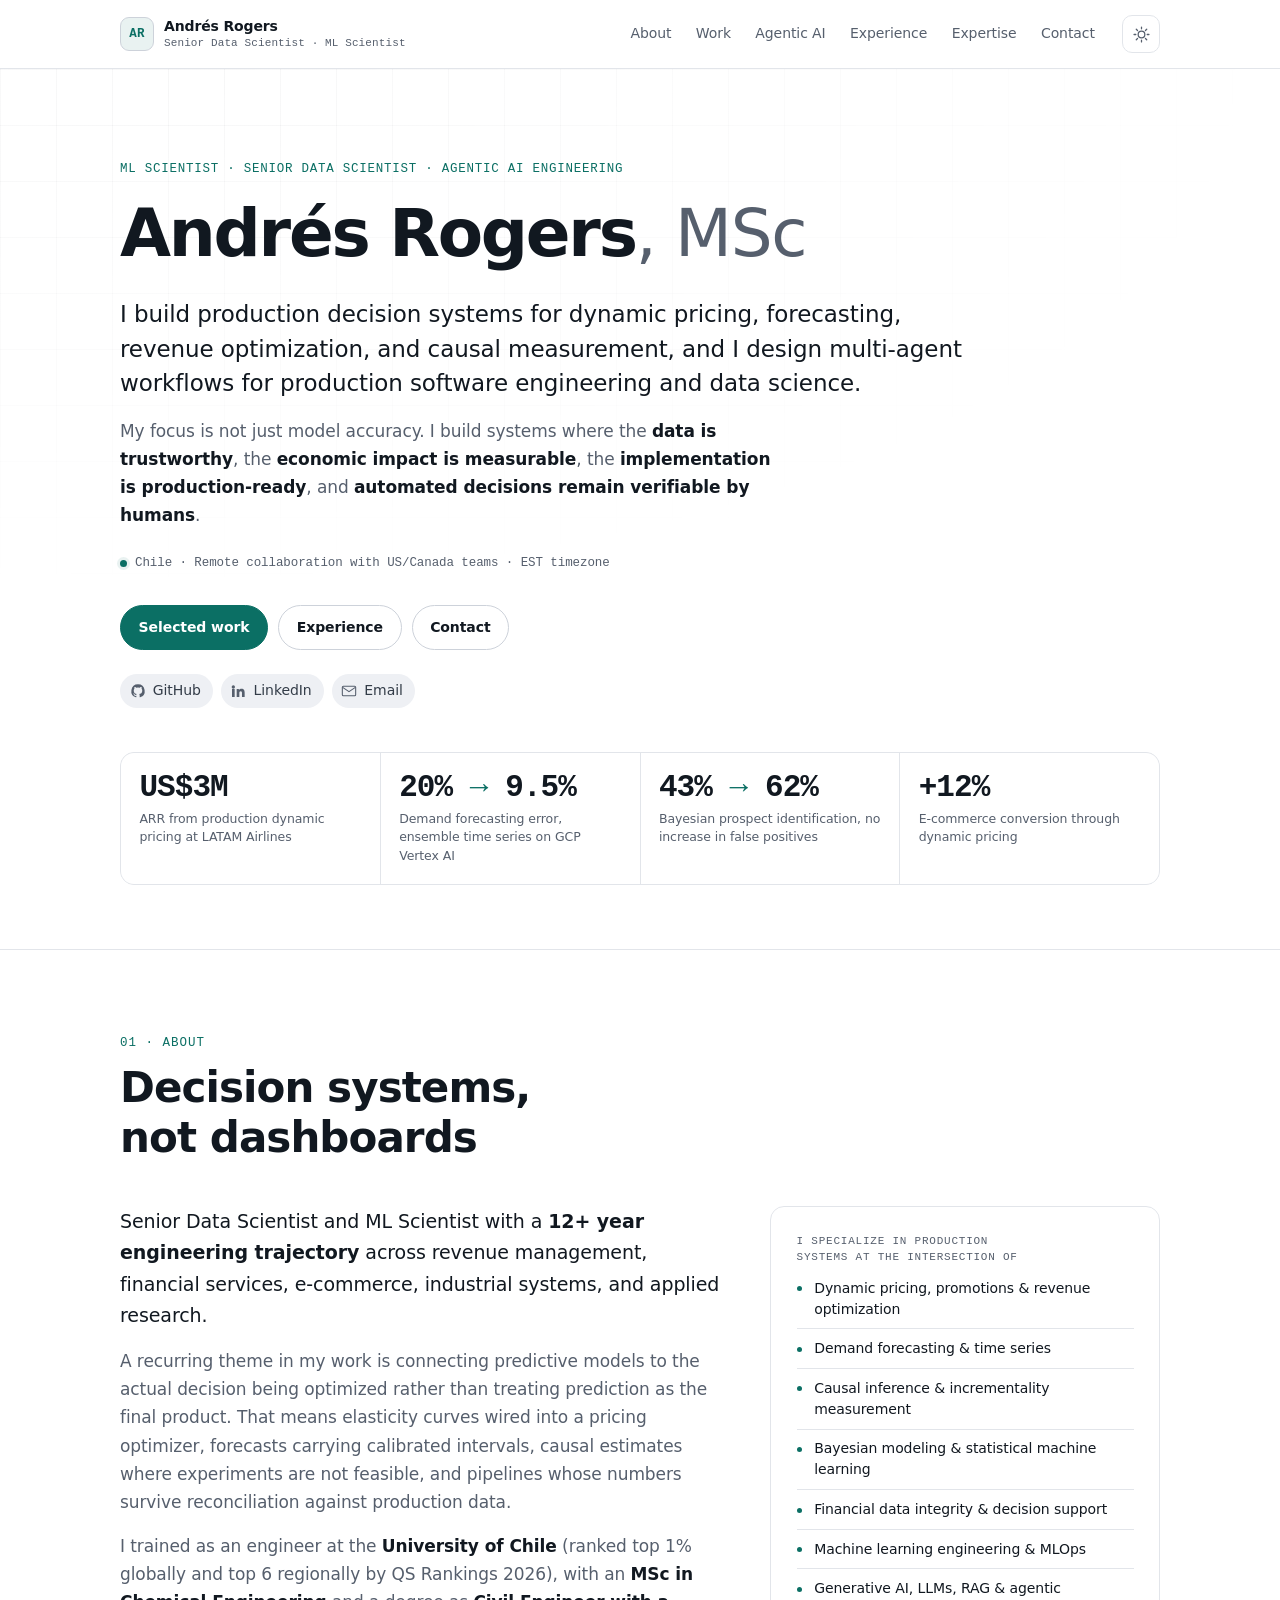
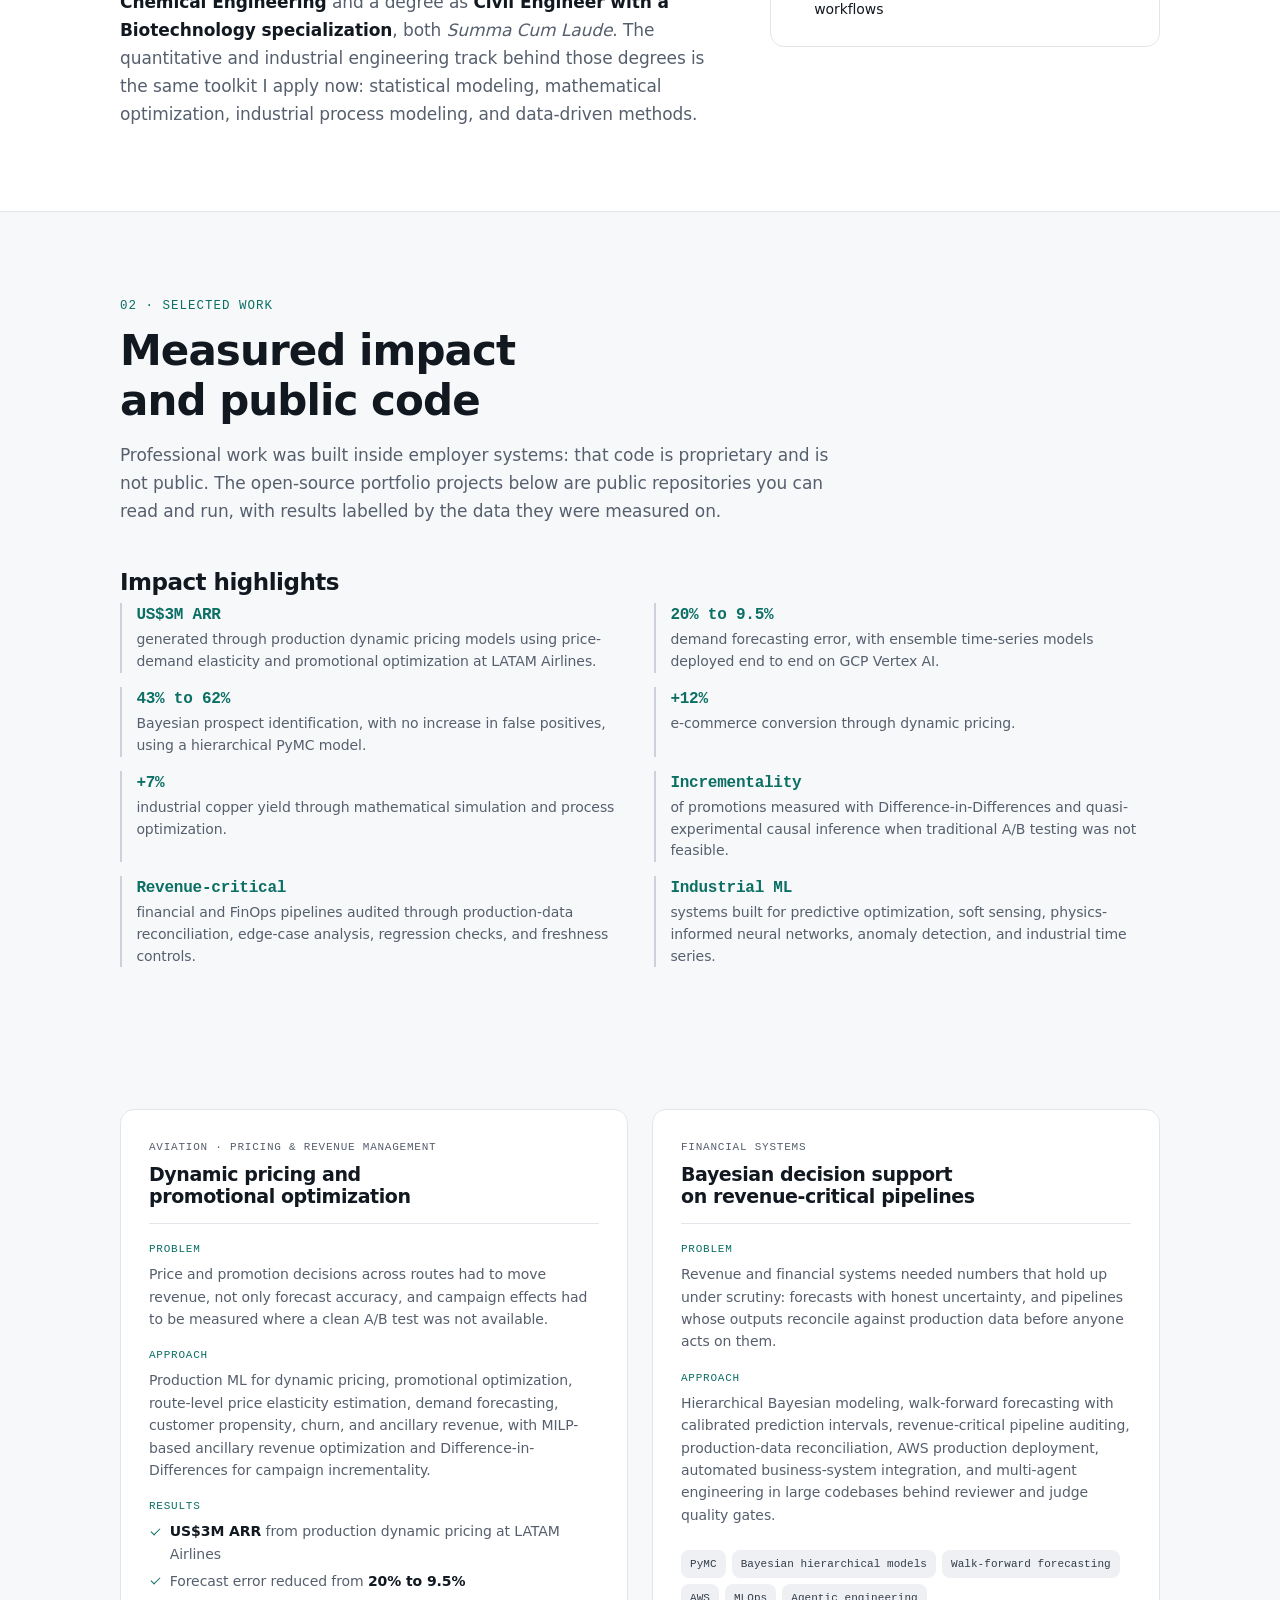
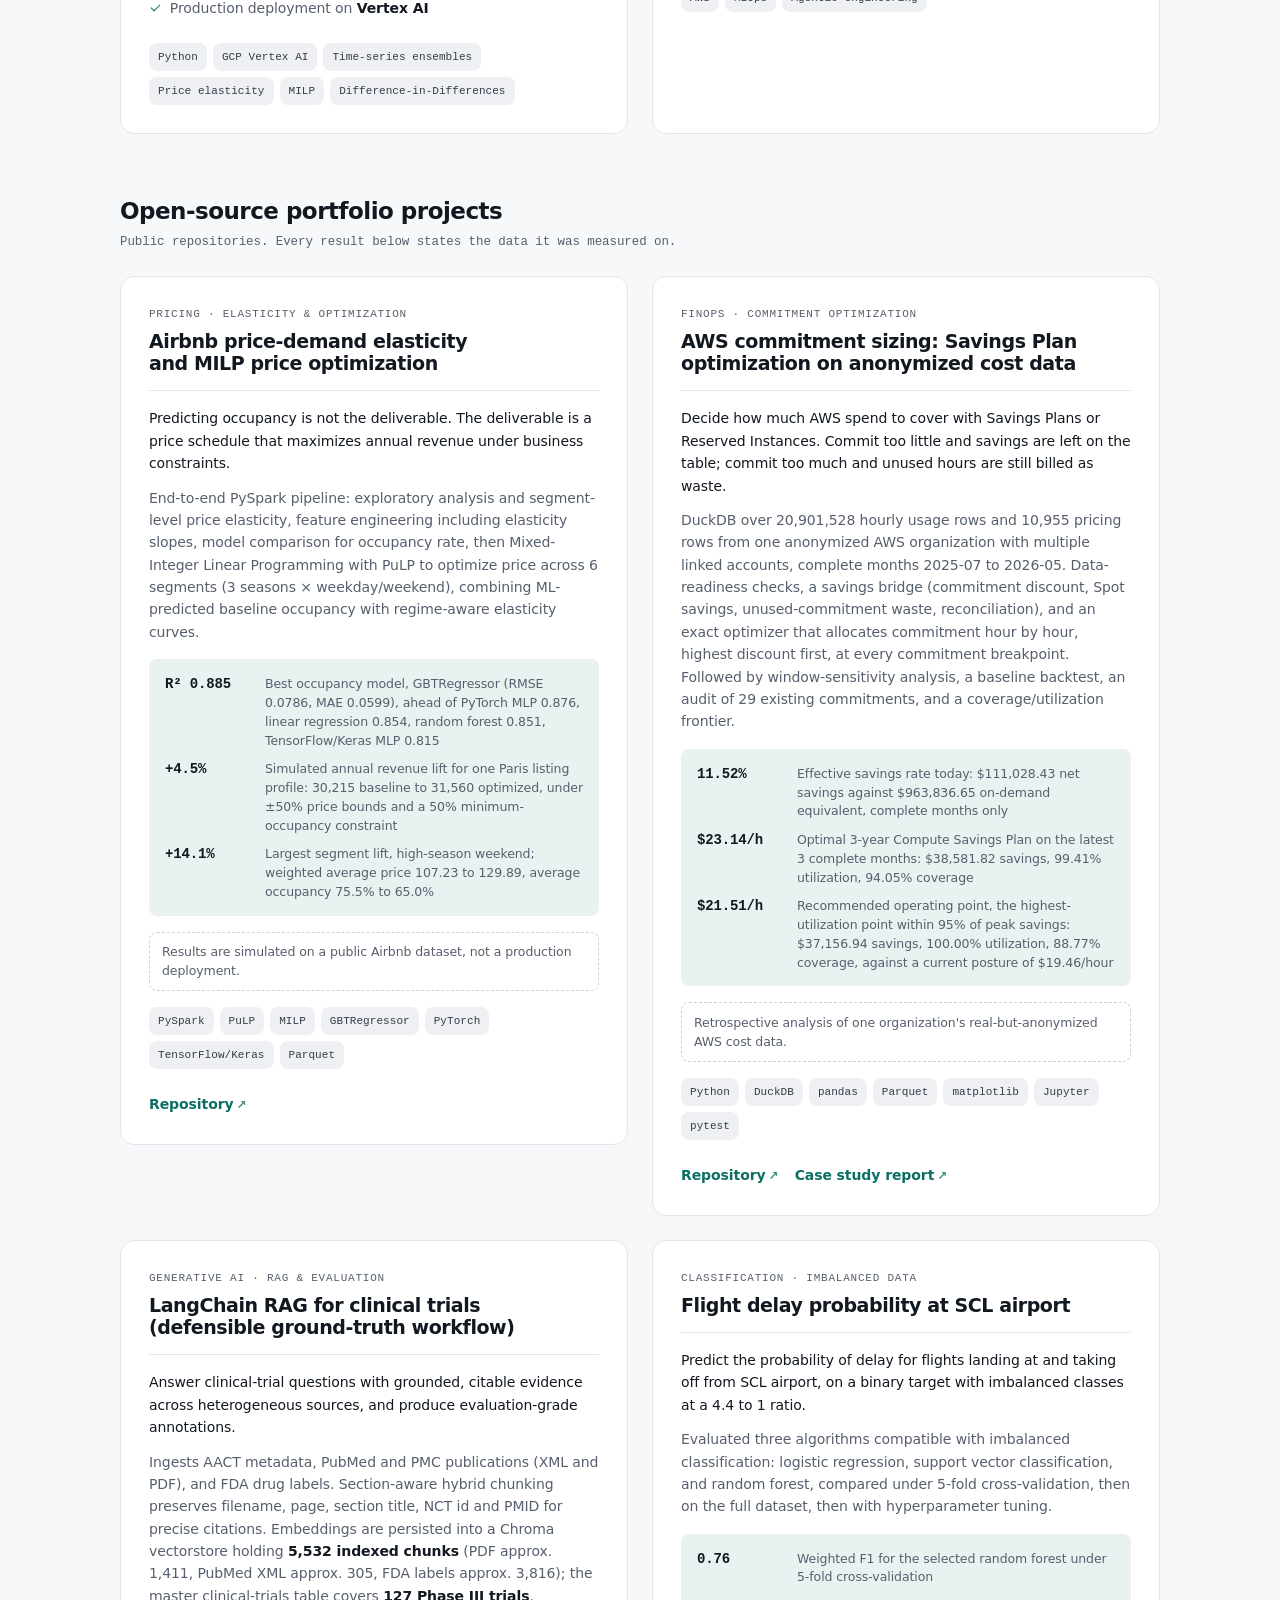
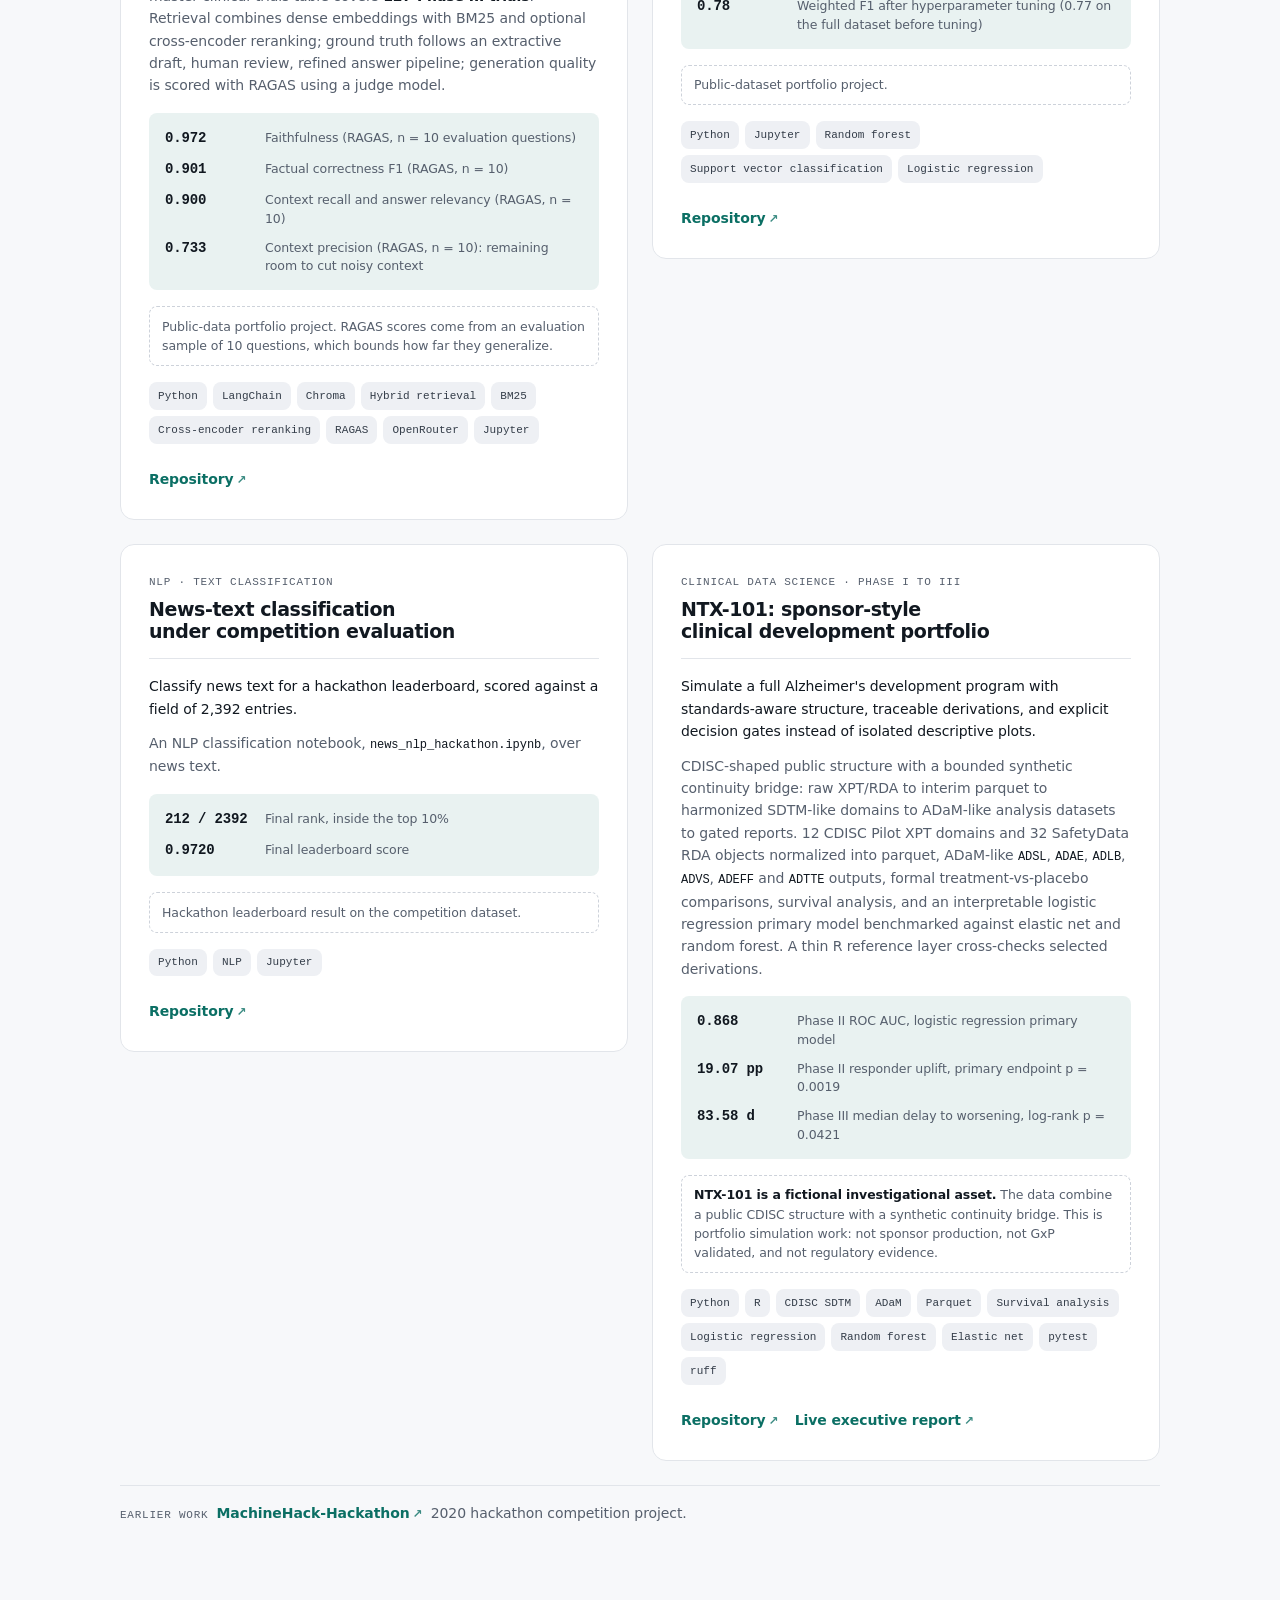
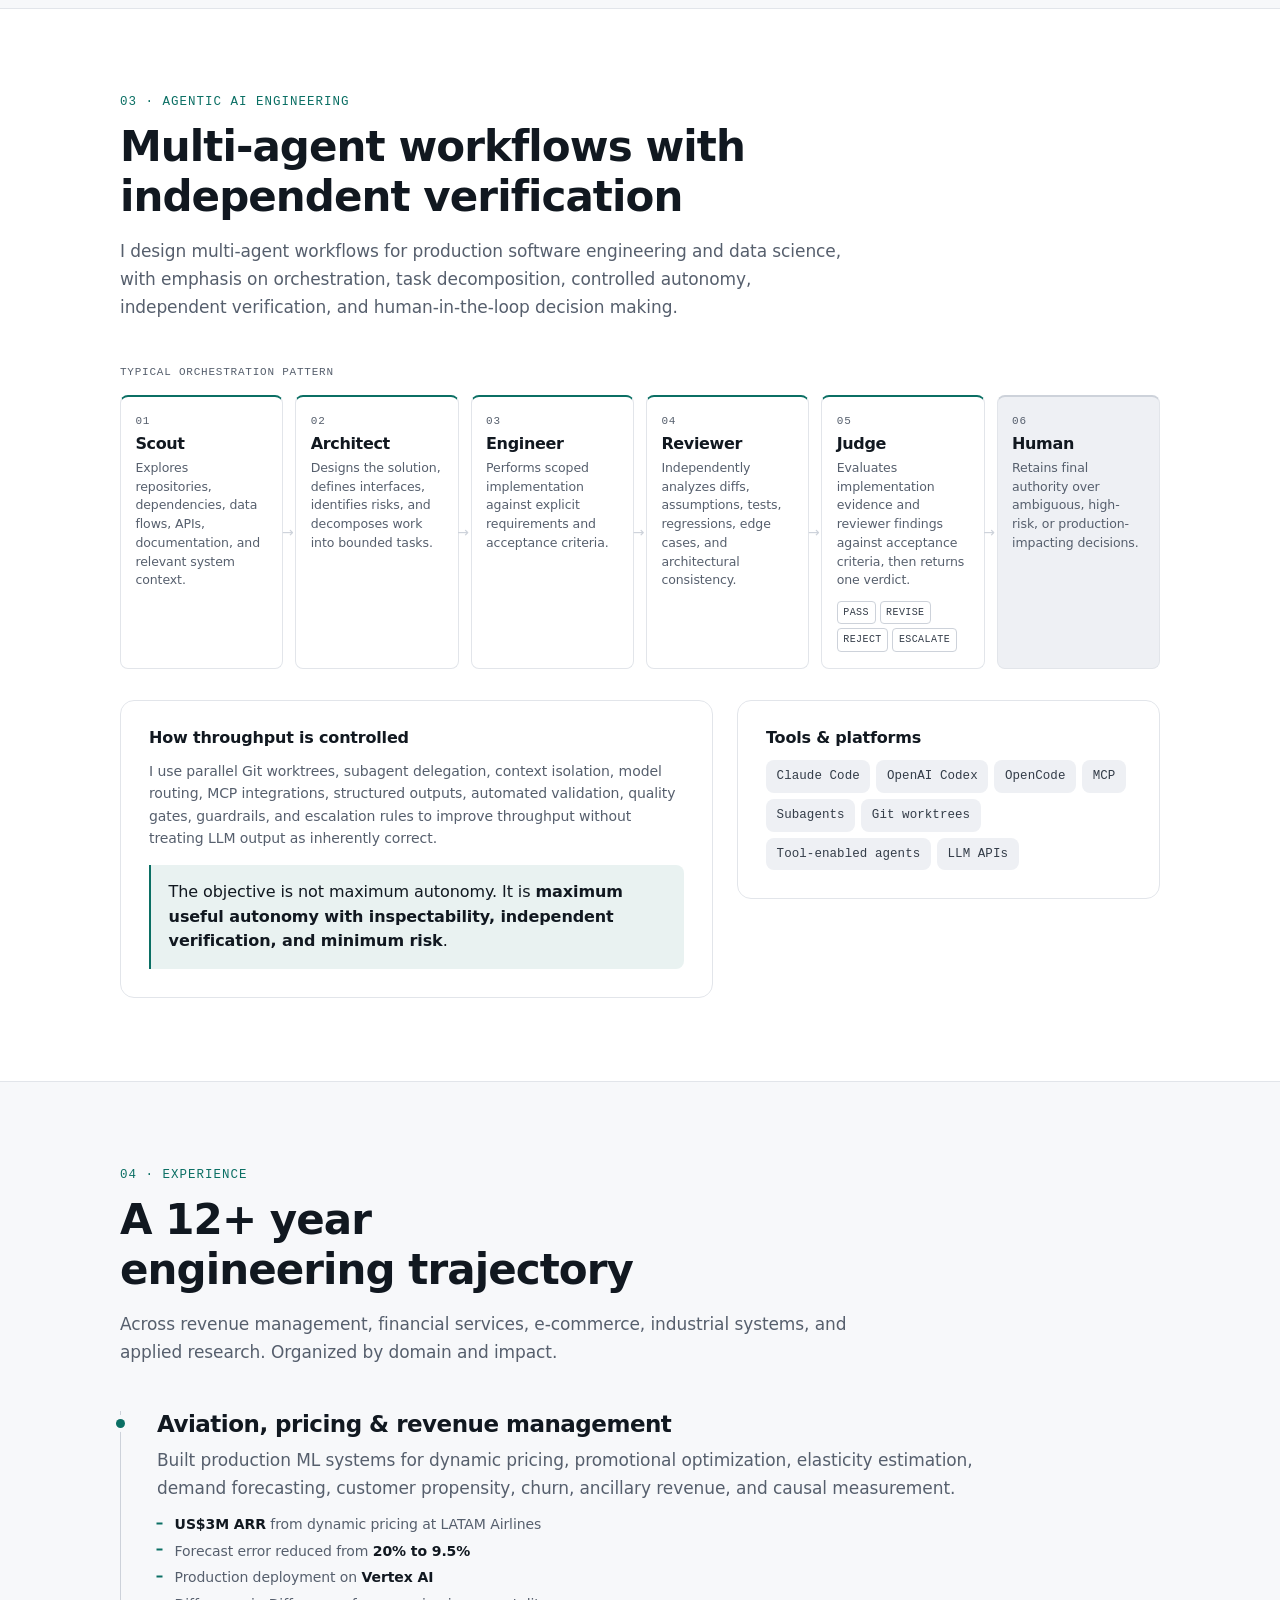
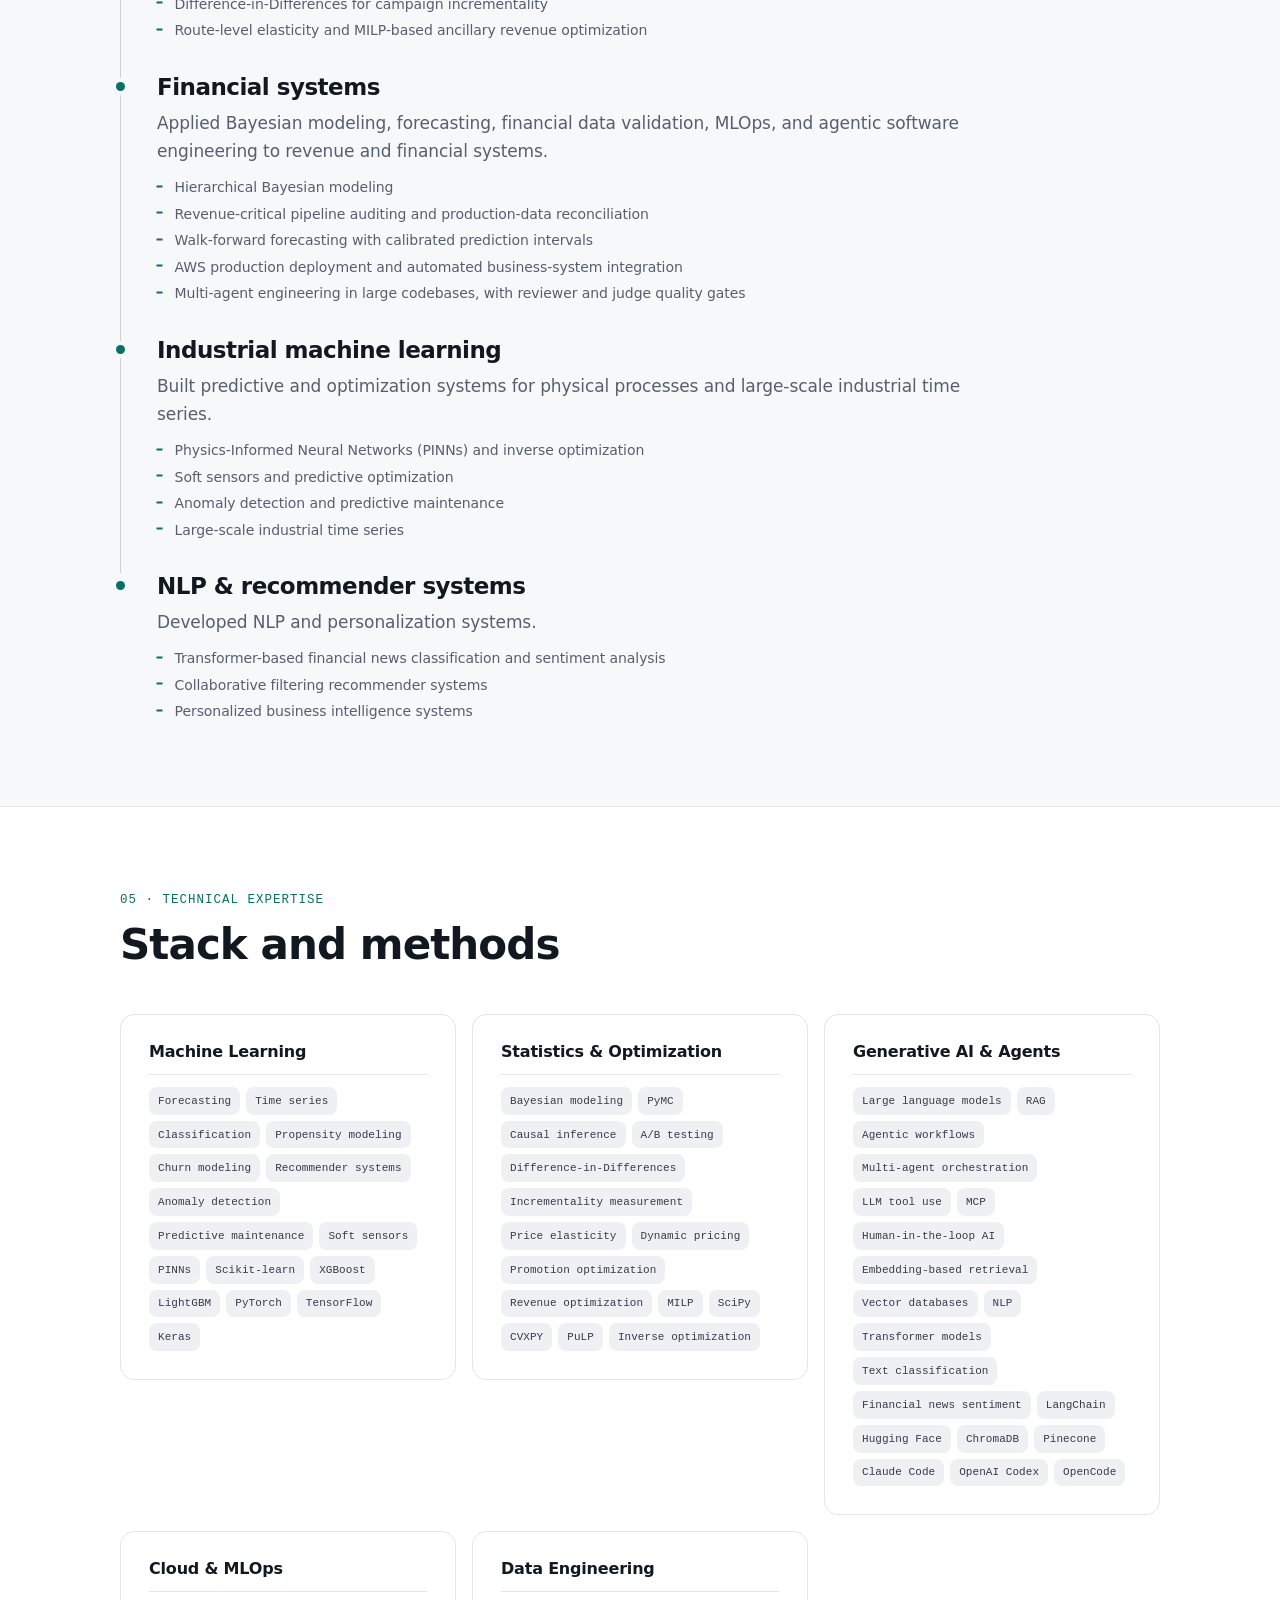
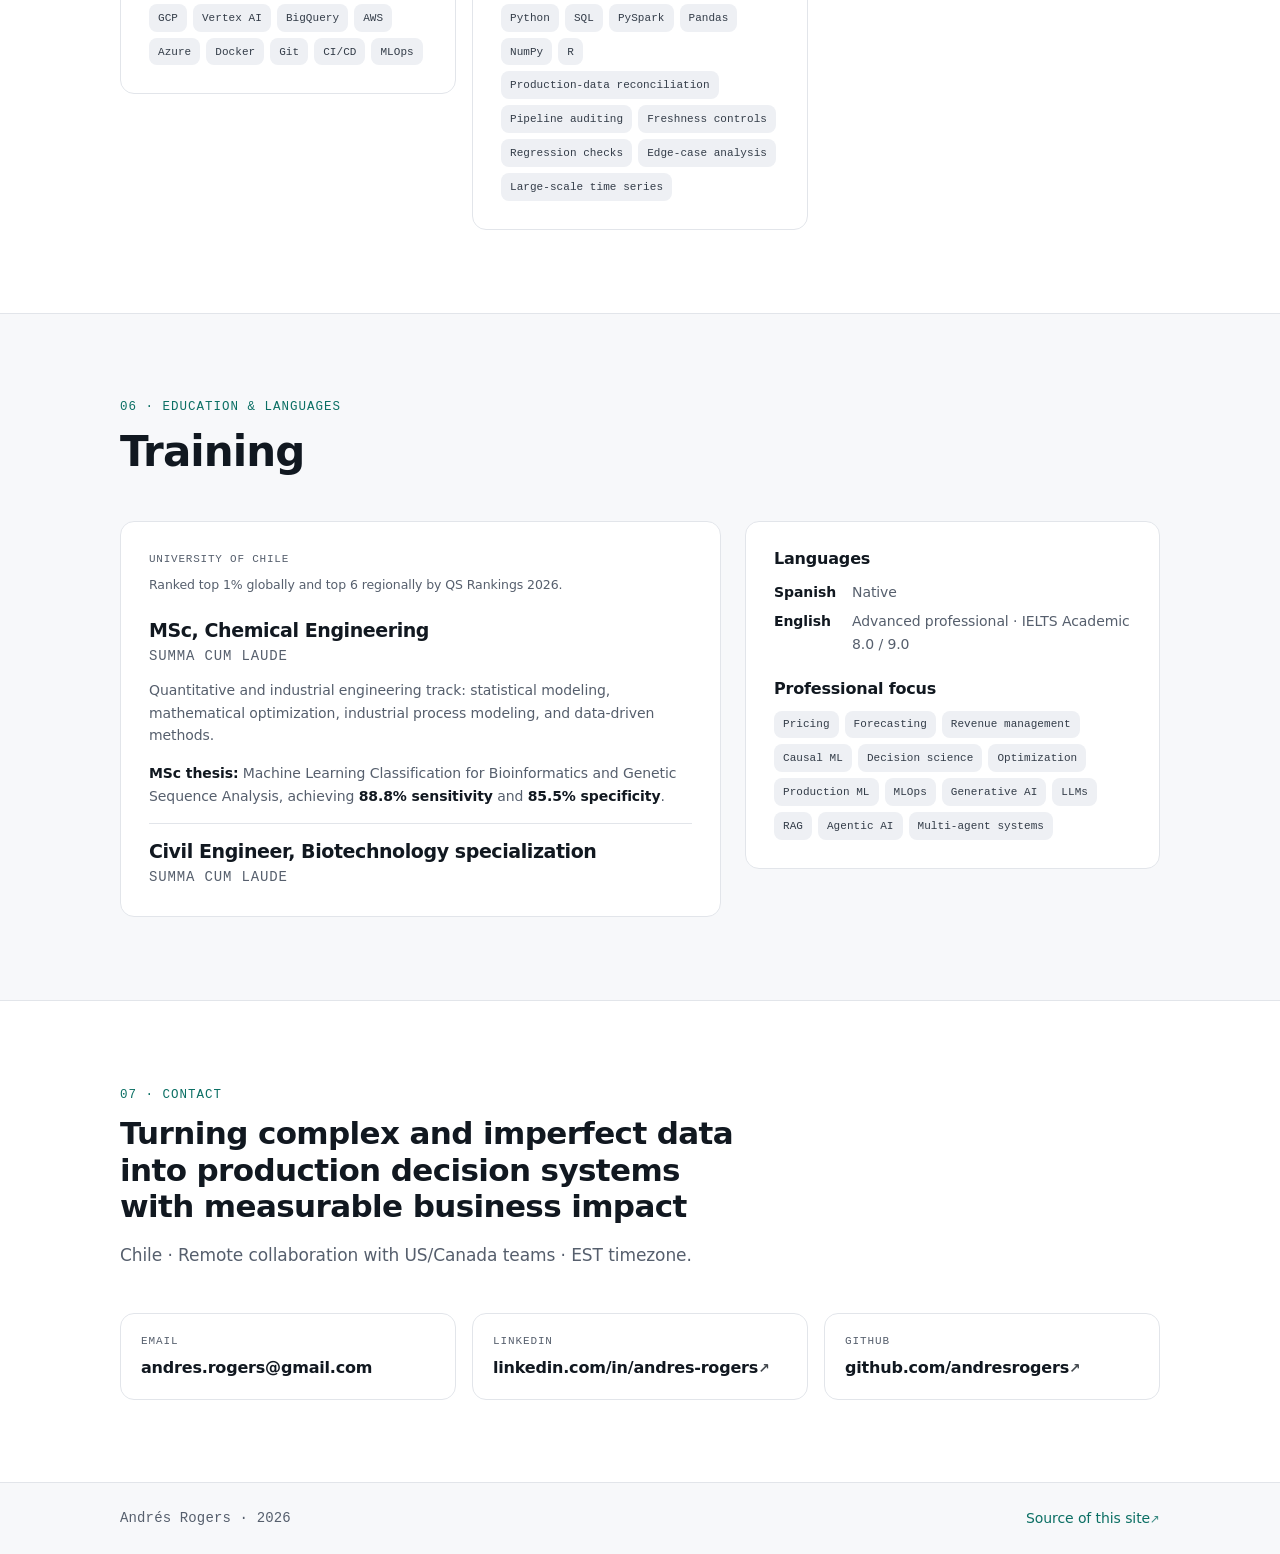
<file: index.html>
<!DOCTYPE html>
<html lang="en" data-theme="dark">
<head>
<meta charset="utf-8">
<meta name="viewport" content="width=device-width, initial-scale=1">
<title>Andrés Rogers · Senior Data Scientist &amp; ML Scientist</title>
<meta name="description" content="ML Scientist and Senior Data Scientist: production dynamic pricing, forecasting, causal inference, revenue optimization, and agentic AI engineering.">
<meta name="author" content="Andrés Rogers">
<link rel="canonical" href="https://andresrogers.github.io/">
<meta name="color-scheme" content="dark light">
<meta name="theme-color" content="#0a0c0f" media="(prefers-color-scheme: dark)">
<meta name="theme-color" content="#ffffff" media="(prefers-color-scheme: light)">
<meta property="og:type" content="website">
<meta property="og:site_name" content="Andrés Rogers">
<meta property="og:locale" content="en_US">
<meta property="og:title" content="Andrés Rogers · Senior Data Scientist &amp; ML Scientist">
<meta property="og:description" content="Production dynamic pricing, forecasting, causal inference, revenue optimization, and agentic AI engineering. 12+ year engineering trajectory.">
<meta property="og:url" content="https://andresrogers.github.io/">
<meta property="og:image" content="https://andresrogers.github.io/assets/og-image.png">
<meta property="og:image:width" content="1200">
<meta property="og:image:height" content="630">
<meta property="og:image:alt" content="Andrés Rogers, Senior Data Scientist and ML Scientist">
<meta name="twitter:card" content="summary_large_image">
<meta name="twitter:title" content="Andrés Rogers · Senior Data Scientist &amp; ML Scientist">
<meta name="twitter:description" content="Production dynamic pricing, forecasting, causal inference, revenue optimization, and agentic AI engineering. 12+ year engineering trajectory.">
<meta name="twitter:image" content="https://andresrogers.github.io/assets/og-image.png">
<meta name="twitter:image:alt" content="Andrés Rogers, Senior Data Scientist and ML Scientist">
<link rel="icon" href="assets/favicon.svg" type="image/svg+xml">
<link rel="apple-touch-icon" href="assets/favicon.svg">
<script>
(function () {
  var root = document.documentElement;
  try {
    var s = window.localStorage.getItem("theme");
    var t = (s === "light" || s === "dark")
      ? s
      : (window.matchMedia && window.matchMedia("(prefers-color-scheme: light)").matches ? "light" : "dark");
    root.setAttribute("data-theme", t);
  } catch (e) {
    root.setAttribute("data-theme", "dark");
  }
  root.classList.add("js");
  window.__revealGuard = window.setTimeout(function () {
    root.classList.remove("js");
  }, 2500);
})();
</script>
<link rel="stylesheet" href="assets/css/style.css">
<script type="application/ld+json">
{
  "@context": "https://schema.org",
  "@type": "Person",
  "name": "Andrés Rogers",
  "alternateName": "Andres Rogers",
  "jobTitle": "Senior Data Scientist / ML Scientist",
  "description": "Senior Data Scientist and ML Scientist with a 12+ year engineering trajectory across revenue management, financial services, e-commerce, industrial systems, and applied research.",
  "url": "https://andresrogers.github.io/",
  "email": "mailto:andres.rogers@gmail.com",
  "alumniOf": {
    "@type": "CollegeOrUniversity",
    "name": "University of Chile"
  },
  "sameAs": [
    "https://github.com/andresrogers",
    "https://www.linkedin.com/in/andres-rogers"
  ],
  "knowsAbout": [
    "Dynamic Pricing",
    "Revenue Optimization",
    "Demand Forecasting",
    "Time Series",
    "Causal Inference",
    "Difference-in-Differences",
    "Incrementality Measurement",
    "Bayesian Modeling",
    "Mathematical Optimization",
    "Mixed-Integer Linear Programming",
    "Production Machine Learning",
    "MLOps",
    "Generative AI",
    "Large Language Models",
    "Retrieval-Augmented Generation",
    "Agentic AI",
    "Multi-Agent Systems"
  ],
  "knowsLanguage": [
    {"@type": "Language", "name": "Spanish"},
    {"@type": "Language", "name": "English"}
  ]
}
</script>
</head>
<body>
<a class="skip-link" href="#main">Skip to main content</a>

<header class="site-header" id="site-header">
  <div class="wrap header-inner">
    <a class="brand" href="#top">
      <span class="brand-mark" aria-hidden="true">AR</span>
      <span class="brand-text">
        <span class="brand-name">Andrés Rogers</span>
        <span class="brand-role">Senior Data Scientist · ML Scientist</span>
      </span>
    </a>

    <nav class="site-nav" id="site-nav" aria-label="Main">
      <ul>
        <li><a href="#about">About</a></li>
        <li><a href="#work">Work</a></li>
        <li><a href="#agentic">Agentic AI</a></li>
        <li><a href="#experience">Experience</a></li>
        <li><a href="#expertise">Expertise</a></li>
        <li><a href="#contact">Contact</a></li>
      </ul>
    </nav>

    <div class="header-actions">
      <button class="icon-btn" id="theme-toggle" type="button" aria-label="Switch to light theme">
        <svg class="icon icon-moon" viewBox="0 0 24 24" aria-hidden="true" focusable="false">
          <path d="M20 14.5A8.5 8.5 0 0 1 9.5 4a8.5 8.5 0 1 0 10.5 10.5Z" fill="none" stroke="currentColor" stroke-width="1.6" stroke-linejoin="round"/>
        </svg>
        <svg class="icon icon-sun" viewBox="0 0 24 24" aria-hidden="true" focusable="false">
          <circle cx="12" cy="12" r="4.2" fill="none" stroke="currentColor" stroke-width="1.6"/>
          <path d="M12 2.6v2.2M12 19.2v2.2M2.6 12h2.2M19.2 12h2.2M5.4 5.4l1.6 1.6M17 17l1.6 1.6M18.6 5.4 17 7M7 17l-1.6 1.6" fill="none" stroke="currentColor" stroke-width="1.6" stroke-linecap="round"/>
        </svg>
      </button>
      <button class="icon-btn menu-btn" id="menu-toggle" type="button" aria-expanded="false" aria-controls="site-nav" aria-label="Open menu">
        <svg class="icon icon-menu" viewBox="0 0 24 24" aria-hidden="true" focusable="false">
          <path d="M4 7h16M4 12h16M4 17h16" fill="none" stroke="currentColor" stroke-width="1.7" stroke-linecap="round"/>
        </svg>
        <svg class="icon icon-close" viewBox="0 0 24 24" aria-hidden="true" focusable="false">
          <path d="M6 6l12 12M18 6 6 18" fill="none" stroke="currentColor" stroke-width="1.7" stroke-linecap="round"/>
        </svg>
      </button>
    </div>
  </div>
</header>

<main id="main">

  <!-- Hero -->
  <section class="hero" id="top" aria-labelledby="hero-title">
    <div class="wrap hero-inner">
      <p class="eyebrow">ML Scientist · Senior Data Scientist · Agentic AI Engineering</p>
      <h1 id="hero-title">Andrés Rogers<span class="h1-suffix">, MSc</span></h1>
      <p class="hero-lede">
        I build production decision systems for dynamic pricing, forecasting, revenue
        optimization, and causal measurement, and I design multi-agent workflows for
        production software engineering and data science.
      </p>
      <p class="hero-stance">
        My focus is not just model accuracy. I build systems where the
        <strong>data is trustworthy</strong>, the <strong>economic impact is measurable</strong>,
        the <strong>implementation is production-ready</strong>, and
        <strong>automated decisions remain verifiable by humans</strong>.
      </p>

      <p class="hero-meta">
        <span class="meta-dot" aria-hidden="true"></span>
        Chile · Remote collaboration with US/Canada teams · EST timezone
      </p>

      <div class="hero-actions">
        <a class="btn btn-primary" href="#work">Selected work</a>
        <a class="btn" href="#experience">Experience</a>
        <a class="btn" href="#contact">Contact</a>
      </div>

      <ul class="hero-links" aria-label="Primary links">
        <li>
          <a class="link-chip" href="https://github.com/andresrogers" target="_blank" rel="noopener noreferrer">
            <svg class="icon" viewBox="0 0 24 24" aria-hidden="true" focusable="false">
              <path d="M12 2a10 10 0 0 0-3.16 19.49c.5.09.68-.22.68-.48v-1.7c-2.78.6-3.37-1.34-3.37-1.34-.45-1.16-1.11-1.47-1.11-1.47-.91-.62.07-.61.07-.61 1 .07 1.53 1.03 1.53 1.03.89 1.53 2.34 1.09 2.91.83.09-.65.35-1.09.63-1.34-2.22-.25-4.56-1.11-4.56-4.95 0-1.09.39-1.98 1.03-2.68-.1-.25-.45-1.27.1-2.65 0 0 .84-.27 2.75 1.02a9.6 9.6 0 0 1 5 0c1.91-1.29 2.75-1.02 2.75-1.02.55 1.38.2 2.4.1 2.65.64.7 1.03 1.59 1.03 2.68 0 3.85-2.35 4.7-4.58 4.94.36.31.68.92.68 1.86v2.75c0 .27.18.58.69.48A10 10 0 0 0 12 2Z" fill="currentColor"/>
            </svg>
            GitHub
          </a>
        </li>
        <li>
          <a class="link-chip" href="https://www.linkedin.com/in/andres-rogers" target="_blank" rel="noopener noreferrer">
            <svg class="icon" viewBox="0 0 24 24" aria-hidden="true" focusable="false">
              <path d="M4.98 3.5a2.5 2.5 0 1 1 0 5 2.5 2.5 0 0 1 0-5ZM3 9h4v12H3V9Zm6.5 0h3.83v1.64h.05c.53-1 1.84-2.05 3.79-2.05 4.05 0 4.8 2.67 4.8 6.14V21h-4v-5.5c0-1.31-.02-3-1.83-3-1.84 0-2.12 1.44-2.12 2.92V21h-4V9Z" fill="currentColor"/>
            </svg>
            LinkedIn
          </a>
        </li>
        <li>
          <a class="link-chip" href="mailto:andres.rogers@gmail.com">
            <svg class="icon" viewBox="0 0 24 24" aria-hidden="true" focusable="false">
              <path d="M3.5 5h17A1.5 1.5 0 0 1 22 6.5v11A1.5 1.5 0 0 1 20.5 19h-17A1.5 1.5 0 0 1 2 17.5v-11A1.5 1.5 0 0 1 3.5 5Z" fill="none" stroke="currentColor" stroke-width="1.6"/>
              <path d="m3 7 9 6 9-6" fill="none" stroke="currentColor" stroke-width="1.6" stroke-linecap="round"/>
            </svg>
            Email
          </a>
        </li>
      </ul>

      <ul class="metrics" aria-label="Headline impact metrics">
        <li class="metric">
          <span class="metric-value">US$3M</span>
          <span class="metric-label">ARR from production dynamic pricing at LATAM Airlines</span>
        </li>
        <li class="metric">
          <span class="metric-value">20%<span class="sr-only"> to</span> <span class="arrow" aria-hidden="true">&#8594;</span> 9.5%</span>
          <span class="metric-label">Demand forecasting error, ensemble time series on GCP Vertex AI</span>
        </li>
        <li class="metric">
          <span class="metric-value">43%<span class="sr-only"> to</span> <span class="arrow" aria-hidden="true">&#8594;</span> 62%</span>
          <span class="metric-label">Bayesian prospect identification, no increase in false positives</span>
        </li>
        <li class="metric">
          <span class="metric-value">+12%</span>
          <span class="metric-label">E-commerce conversion through dynamic pricing</span>
        </li>
      </ul>
    </div>
  </section>

  <!-- About -->
  <section class="section" id="about" aria-labelledby="about-title">
    <div class="wrap">
      <header class="section-head reveal">
        <p class="section-kicker">01 · About</p>
        <h2 id="about-title">Decision systems, not dashboards</h2>
      </header>

      <div class="about-grid">
        <div class="about-main reveal">
          <p class="lead">
            Senior Data Scientist and ML Scientist with a <strong>12+ year engineering
            trajectory</strong> across revenue management, financial services, e-commerce,
            industrial systems, and applied research.
          </p>
          <p>
            A recurring theme in my work is connecting predictive models to the actual decision
            being optimized rather than treating prediction as the final product. That means
            elasticity curves wired into a pricing optimizer, forecasts carrying calibrated
            intervals, causal estimates where experiments are not feasible, and pipelines whose
            numbers survive reconciliation against production data.
          </p>
          <p>
            I trained as an engineer at the <strong>University of Chile</strong> (ranked top 1%
            globally and top 6 regionally by QS Rankings 2026), with an
            <strong>MSc in Chemical Engineering</strong> and a degree as
            <strong>Civil Engineer with a Biotechnology specialization</strong>, both
            <em>Summa Cum Laude</em>. The quantitative and industrial engineering track behind
            those degrees is the same toolkit I apply now: statistical modeling, mathematical
            optimization, industrial process modeling, and data-driven methods.
          </p>
        </div>

        <div class="about-side reveal">
          <h3 class="side-title">I specialize in production systems at the intersection of</h3>
          <ul class="spec-list">
            <li>Dynamic pricing, promotions &amp; revenue optimization</li>
            <li>Demand forecasting &amp; time series</li>
            <li>Causal inference &amp; incrementality measurement</li>
            <li>Bayesian modeling &amp; statistical machine learning</li>
            <li>Financial data integrity &amp; decision support</li>
            <li>Machine learning engineering &amp; MLOps</li>
            <li>Generative AI, LLMs, RAG &amp; agentic workflows</li>
          </ul>
        </div>
      </div>
    </div>
  </section>

  <!-- Selected work -->
  <section class="section section-alt" id="work" aria-labelledby="work-title">
    <div class="wrap">
      <header class="section-head reveal">
        <p class="section-kicker">02 · Selected work</p>
        <h2 id="work-title">Measured impact and public code</h2>
        <p class="section-sub">
          Professional work was built inside employer systems: that code is proprietary and is
          not public. The open-source portfolio projects below are public repositories you can
          read and run, with results labelled by the data they were measured on.
        </p>
      </header>

      <h3 class="subhead reveal" id="impact-highlights">Impact highlights</h3>
      <ul class="impact-list reveal">
        <li>
          <span class="impact-figure">US$3M ARR</span>
          generated through production dynamic pricing models using price-demand elasticity and
          promotional optimization at LATAM Airlines.
        </li>
        <li>
          <span class="impact-figure">20% to 9.5%</span>
          demand forecasting error, with ensemble time-series models deployed end to end on
          GCP Vertex AI.
        </li>
        <li>
          <span class="impact-figure">43% to 62%</span>
          Bayesian prospect identification, with no increase in false positives, using a
          hierarchical PyMC model.
        </li>
        <li>
          <span class="impact-figure">+12%</span>
          e-commerce conversion through dynamic pricing.
        </li>
        <li>
          <span class="impact-figure">+7%</span>
          industrial copper yield through mathematical simulation and process optimization.
        </li>
        <li>
          <span class="impact-figure">Incrementality</span>
          of promotions measured with Difference-in-Differences and quasi-experimental causal
          inference when traditional A/B testing was not feasible.
        </li>
        <li>
          <span class="impact-figure">Revenue-critical</span>
          financial and FinOps pipelines audited through production-data reconciliation,
          edge-case analysis, regression checks, and freshness controls.
        </li>
        <li>
          <span class="impact-figure">Industrial ML</span>
          systems built for predictive optimization, soft sensing, physics-informed neural
          networks, anomaly detection, and industrial time series.
        </li>
      </ul>

      <h3 class="subhead reveal" id="case-studies">Professional case studies</h3>
      <p class="subhead-note reveal">Employer systems. Proprietary code, no public repository.</p>

      <div class="cases">
        <article class="card case reveal">
          <div class="case-head">
            <p class="card-kicker">Aviation · Pricing &amp; revenue management</p>
            <h4>Dynamic pricing and promotional optimization</h4>
          </div>
          <dl class="case-body">
            <dt>Problem</dt>
            <dd>
              Price and promotion decisions across routes had to move
              revenue, not only forecast accuracy, and campaign effects had to be measured where
              a clean A/B test was not available.
            </dd>
            <dt>Approach</dt>
            <dd>
              Production ML for dynamic pricing, promotional optimization, route-level price
              elasticity estimation, demand forecasting, customer propensity, churn, and
              ancillary revenue, with MILP-based ancillary revenue optimization and
              Difference-in-Differences for campaign incrementality.
            </dd>
            <dt>Results</dt>
            <dd>
              <ul class="tick-list">
                <li><strong>US$3M ARR</strong> from production dynamic pricing at LATAM Airlines</li>
                <li>Forecast error reduced from <strong>20% to 9.5%</strong></li>
                <li>Production deployment on <strong>Vertex AI</strong></li>
              </ul>
            </dd>
          </dl>
          <ul class="chips" aria-label="Technologies">
            <li class="chip">Python</li>
            <li class="chip">GCP Vertex AI</li>
            <li class="chip">Time-series ensembles</li>
            <li class="chip">Price elasticity</li>
            <li class="chip">MILP</li>
            <li class="chip">Difference-in-Differences</li>
          </ul>
        </article>

        <article class="card case reveal">
          <div class="case-head">
            <p class="card-kicker">Financial systems</p>
            <h4>Bayesian decision support on revenue-critical pipelines</h4>
          </div>
          <dl class="case-body">
            <dt>Problem</dt>
            <dd>
              Revenue and financial systems needed numbers that hold up under scrutiny: forecasts
              with honest uncertainty, and pipelines whose outputs reconcile against production
              data before anyone acts on them.
            </dd>
            <dt>Approach</dt>
            <dd>
              Hierarchical Bayesian modeling, walk-forward forecasting with calibrated prediction
              intervals, revenue-critical pipeline auditing, production-data reconciliation, AWS
              production deployment, automated business-system integration, and multi-agent
              engineering in large codebases behind reviewer and judge quality gates.
            </dd>
          </dl>
          <ul class="chips" aria-label="Technologies">
            <li class="chip">PyMC</li>
            <li class="chip">Bayesian hierarchical models</li>
            <li class="chip">Walk-forward forecasting</li>
            <li class="chip">AWS</li>
            <li class="chip">MLOps</li>
            <li class="chip">Agentic engineering</li>
          </ul>
        </article>
      </div>

      <h3 class="subhead reveal" id="projects">Open-source portfolio projects</h3>
      <p class="subhead-note reveal">
        Public repositories. Every result below states the data it was measured on.
      </p>

      <div class="projects">

        <article class="card project reveal">
          <div class="project-head">
            <p class="card-kicker">Pricing · Elasticity &amp; optimization</p>
            <h4>Airbnb price-demand elasticity and MILP price optimization</h4>
          </div>
          <p class="project-problem">
            Predicting occupancy is not the deliverable. The deliverable is a price schedule that
            maximizes annual revenue under business constraints.
          </p>
          <p class="project-approach">
            End-to-end PySpark pipeline: exploratory analysis and segment-level price elasticity,
            feature engineering including elasticity slopes, model comparison for occupancy rate,
            then Mixed-Integer Linear Programming with PuLP to optimize price across 6 segments
            (3 seasons &times; weekday/weekend), combining ML-predicted baseline occupancy with
            regime-aware elasticity curves.
          </p>
          <ul class="results" aria-label="Key results">
            <li><span class="res-num">R&sup2; 0.885</span> <span class="res-txt">Best occupancy model, GBTRegressor (RMSE 0.0786, MAE 0.0599), ahead of PyTorch MLP 0.876, linear regression 0.854, random forest 0.851, TensorFlow/Keras MLP 0.815</span></li>
            <li><span class="res-num">+4.5%</span> <span class="res-txt">Simulated annual revenue lift for one Paris listing profile: 30,215 baseline to 31,560 optimized, under &plusmn;50% price bounds and a 50% minimum-occupancy constraint</span></li>
            <li><span class="res-num">+14.1%</span> <span class="res-txt">Largest segment lift, high-season weekend; weighted average price 107.23 to 129.89, average occupancy 75.5% to 65.0%</span></li>
          </ul>
          <p class="caveat">
            Results are simulated on a public Airbnb dataset, not a production deployment.
          </p>
          <ul class="chips" aria-label="Stack">
            <li class="chip">PySpark</li>
            <li class="chip">PuLP</li>
            <li class="chip">MILP</li>
            <li class="chip">GBTRegressor</li>
            <li class="chip">PyTorch</li>
            <li class="chip">TensorFlow/Keras</li>
            <li class="chip">Parquet</li>
          </ul>
          <p class="project-links">
            <a class="link-out" href="https://github.com/andresrogers/airbnb_bookings_price_demand_elasticity_pyspark" target="_blank" rel="noopener noreferrer">Repository<span class="out" aria-hidden="true">&#8599;</span></a>
          </p>
        </article>

        <article class="card project reveal">
          <div class="project-head">
            <p class="card-kicker">FinOps · Commitment optimization</p>
            <h4>AWS commitment sizing: Savings Plan optimization on anonymized cost data</h4>
          </div>
          <p class="project-problem">
            Decide how much AWS spend to cover with Savings Plans or Reserved Instances. Commit
            too little and savings are left on the table; commit too much and unused hours are
            still billed as waste.
          </p>
          <p class="project-approach">
            DuckDB over 20,901,528 hourly usage rows and 10,955 pricing rows from one anonymized
            AWS organization with multiple linked accounts, complete months 2025-07 to 2026-05.
            Data-readiness checks, a savings bridge (commitment discount, Spot savings,
            unused-commitment waste, reconciliation), and an exact optimizer that allocates
            commitment hour by hour, highest discount first, at every commitment breakpoint.
            Followed by window-sensitivity analysis, a baseline backtest, an audit of 29 existing
            commitments, and a coverage/utilization frontier.
          </p>
          <ul class="results" aria-label="Key results">
            <li><span class="res-num">11.52%</span> <span class="res-txt">Effective savings rate today: $111,028.43 net savings against $963,836.65 on-demand equivalent, complete months only</span></li>
            <li><span class="res-num">$23.14/h</span> <span class="res-txt">Optimal 3-year Compute Savings Plan on the latest 3 complete months: $38,581.82 savings, 99.41% utilization, 94.05% coverage</span></li>
            <li><span class="res-num">$21.51/h</span> <span class="res-txt">Recommended operating point, the highest-utilization point within 95% of peak savings: $37,156.94 savings, 100.00% utilization, 88.77% coverage, against a current posture of $19.46/hour</span></li>
          </ul>
          <p class="caveat">
            Retrospective analysis of one organization's real-but-anonymized AWS cost data.
          </p>
          <ul class="chips" aria-label="Stack">
            <li class="chip">Python</li>
            <li class="chip">DuckDB</li>
            <li class="chip">pandas</li>
            <li class="chip">Parquet</li>
            <li class="chip">matplotlib</li>
            <li class="chip">Jupyter</li>
            <li class="chip">pytest</li>
          </ul>
          <p class="project-links">
            <a class="link-out" href="https://github.com/andresrogers/Cloud-Cost-Forecast-and-Optimization" target="_blank" rel="noopener noreferrer">Repository<span class="out" aria-hidden="true">&#8599;</span></a>
            <a class="link-out" href="https://github.com/andresrogers/Cloud-Cost-Forecast-and-Optimization/blob/main/output/report/repo_report.md" target="_blank" rel="noopener noreferrer">Case study report<span class="out" aria-hidden="true">&#8599;</span></a>
          </p>
        </article>

        <article class="card project reveal">
          <div class="project-head">
            <p class="card-kicker">Generative AI · RAG &amp; evaluation</p>
            <h4>LangChain RAG for clinical trials (defensible ground-truth workflow)</h4>
          </div>
          <p class="project-problem">
            Answer clinical-trial questions with grounded, citable evidence across heterogeneous
            sources, and produce evaluation-grade annotations.
          </p>
          <p class="project-approach">
            Ingests AACT metadata, PubMed and PMC publications (XML and PDF), and FDA drug
            labels. Section-aware hybrid chunking preserves filename, page, section title,
            NCT id and PMID for precise citations. Embeddings are persisted into a Chroma
            vectorstore holding <strong>5,532 indexed chunks</strong> (PDF approx. 1,411,
            PubMed XML approx. 305, FDA labels approx. 3,816); the master clinical-trials table
            covers <strong>127 Phase III trials</strong>. Retrieval combines dense embeddings
            with BM25 and optional cross-encoder reranking; ground truth follows an extractive
            draft, human review, refined answer pipeline; generation quality is scored with
            RAGAS using a judge model.
          </p>
          <ul class="results" aria-label="Key results">
            <li><span class="res-num">0.972</span> <span class="res-txt">Faithfulness (RAGAS, n = 10 evaluation questions)</span></li>
            <li><span class="res-num">0.901</span> <span class="res-txt">Factual correctness F1 (RAGAS, n = 10)</span></li>
            <li><span class="res-num">0.900</span> <span class="res-txt">Context recall and answer relevancy (RAGAS, n = 10)</span></li>
            <li><span class="res-num">0.733</span> <span class="res-txt">Context precision (RAGAS, n = 10): remaining room to cut noisy context</span></li>
          </ul>
          <p class="caveat">
            Public-data portfolio project. RAGAS scores come from an evaluation sample of
            10 questions, which bounds how far they generalize.
          </p>
          <ul class="chips" aria-label="Stack">
            <li class="chip">Python</li>
            <li class="chip">LangChain</li>
            <li class="chip">Chroma</li>
            <li class="chip">Hybrid retrieval</li>
            <li class="chip">BM25</li>
            <li class="chip">Cross-encoder reranking</li>
            <li class="chip">RAGAS</li>
            <li class="chip">OpenRouter</li>
            <li class="chip">Jupyter</li>
          </ul>
          <p class="project-links">
            <a class="link-out" href="https://github.com/andresrogers/ai-clinical-trials-rag" target="_blank" rel="noopener noreferrer">Repository<span class="out" aria-hidden="true">&#8599;</span></a>
          </p>
        </article>

        <article class="card project reveal">
          <div class="project-head">
            <p class="card-kicker">Classification · Imbalanced data</p>
            <h4>Flight delay probability at SCL airport</h4>
          </div>
          <p class="project-problem">
            Predict the probability of delay for flights landing at and taking off from SCL
            airport, on a binary target with imbalanced classes at a 4.4 to 1 ratio.
          </p>
          <p class="project-approach">
            Evaluated three algorithms compatible with imbalanced classification: logistic
            regression, support vector classification, and random forest, compared under 5-fold
            cross-validation, then on the full dataset, then with hyperparameter tuning.
          </p>
          <ul class="results" aria-label="Key results">
            <li><span class="res-num">0.76</span> <span class="res-txt">Weighted F1 for the selected random forest under 5-fold cross-validation</span></li>
            <li><span class="res-num">0.78</span> <span class="res-txt">Weighted F1 after hyperparameter tuning (0.77 on the full dataset before tuning)</span></li>
          </ul>
          <p class="caveat">Public-dataset portfolio project.</p>
          <ul class="chips" aria-label="Stack">
            <li class="chip">Python</li>
            <li class="chip">Jupyter</li>
            <li class="chip">Random forest</li>
            <li class="chip">Support vector classification</li>
            <li class="chip">Logistic regression</li>
          </ul>
          <p class="project-links">
            <a class="link-out" href="https://github.com/andresrogers/Predict_Flight_Delays" target="_blank" rel="noopener noreferrer">Repository<span class="out" aria-hidden="true">&#8599;</span></a>
          </p>
        </article>

        <article class="card project reveal">
          <div class="project-head">
            <p class="card-kicker">NLP · Text classification</p>
            <h4>News-text classification under competition evaluation</h4>
          </div>
          <p class="project-problem">
            Classify news text for a hackathon leaderboard, scored against a field of
            2,392 entries.
          </p>
          <p class="project-approach">
            An NLP classification notebook, <code>news_nlp_hackathon.ipynb</code>, over news
            text.
          </p>
          <ul class="results" aria-label="Key results">
            <li><span class="res-num">212 / 2392</span> <span class="res-txt">Final rank, inside the top 10%</span></li>
            <li><span class="res-num">0.9720</span> <span class="res-txt">Final leaderboard score</span></li>
          </ul>
          <p class="caveat">Hackathon leaderboard result on the competition dataset.</p>
          <ul class="chips" aria-label="Stack">
            <li class="chip">Python</li>
            <li class="chip">NLP</li>
            <li class="chip">Jupyter</li>
          </ul>
          <p class="project-links">
            <a class="link-out" href="https://github.com/andresrogers/NLP_Classification" target="_blank" rel="noopener noreferrer">Repository<span class="out" aria-hidden="true">&#8599;</span></a>
          </p>
        </article>

        <article class="card project reveal">
          <div class="project-head">
            <p class="card-kicker">Clinical data science · Phase I to III</p>
            <h4>NTX-101: sponsor-style clinical development portfolio</h4>
          </div>
          <p class="project-problem">
            Simulate a full Alzheimer's development program with standards-aware structure,
            traceable derivations, and explicit decision gates instead of isolated descriptive
            plots.
          </p>
          <p class="project-approach">
            CDISC-shaped public structure with a bounded synthetic continuity bridge:
            raw XPT/RDA to interim parquet to harmonized SDTM-like domains to ADaM-like analysis
            datasets to gated reports. 12 CDISC Pilot XPT domains and 32 SafetyData RDA objects
            normalized into parquet, ADaM-like <code>ADSL</code>, <code>ADAE</code>,
            <code>ADLB</code>, <code>ADVS</code>, <code>ADEFF</code> and <code>ADTTE</code>
            outputs, formal treatment-vs-placebo comparisons, survival analysis, and an
            interpretable logistic regression primary model benchmarked against elastic net and
            random forest. A thin R reference layer cross-checks selected derivations.
          </p>
          <ul class="results" aria-label="Key results">
            <li><span class="res-num">0.868</span> <span class="res-txt">Phase II ROC AUC, logistic regression primary model</span></li>
            <li><span class="res-num">19.07 pp</span> <span class="res-txt">Phase II responder uplift, primary endpoint p = 0.0019</span></li>
            <li><span class="res-num">83.58 d</span> <span class="res-txt">Phase III median delay to worsening, log-rank p = 0.0421</span></li>
          </ul>
          <p class="caveat">
            <strong>NTX-101 is a fictional investigational asset.</strong> The data combine a
            public CDISC structure with a synthetic continuity bridge. This is portfolio
            simulation work: not sponsor production, not GxP validated, and not regulatory
            evidence.
          </p>
          <ul class="chips" aria-label="Stack">
            <li class="chip">Python</li>
            <li class="chip">R</li>
            <li class="chip">CDISC SDTM</li>
            <li class="chip">ADaM</li>
            <li class="chip">Parquet</li>
            <li class="chip">Survival analysis</li>
            <li class="chip">Logistic regression</li>
            <li class="chip">Random forest</li>
            <li class="chip">Elastic net</li>
            <li class="chip">pytest</li>
            <li class="chip">ruff</li>
          </ul>
          <p class="project-links">
            <a class="link-out" href="https://github.com/andresrogers/clinical-trial-machine-learning-for-biopharma-cdisc-sdtm-adam" target="_blank" rel="noopener noreferrer">Repository<span class="out" aria-hidden="true">&#8599;</span></a>
            <a class="link-out" href="https://andresrogers.github.io/clinical-trial-machine-learning-for-biopharma-cdisc-sdtm-adam/final_report/index.html" target="_blank" rel="noopener noreferrer">Live executive report<span class="out" aria-hidden="true">&#8599;</span></a>
          </p>
        </article>
      </div>

      <p class="earlier-work reveal">
        <span class="earlier-label">Earlier work</span>
        <a class="link-out" href="https://github.com/andresrogers/MachineHack-Hackathon" target="_blank" rel="noopener noreferrer">MachineHack-Hackathon<span class="out" aria-hidden="true">&#8599;</span></a>
        <span class="earlier-note">2020 hackathon competition project.</span>
      </p>
    </div>
  </section>

  <!-- Agentic AI engineering -->
  <section class="section" id="agentic" aria-labelledby="agentic-title">
    <div class="wrap">
      <header class="section-head reveal">
        <p class="section-kicker">03 · Agentic AI engineering</p>
        <h2 id="agentic-title">Multi-agent workflows with independent verification</h2>
        <p class="section-sub">
          I design multi-agent workflows for production software engineering and data science,
          with emphasis on orchestration, task decomposition, controlled autonomy, independent
          verification, and human-in-the-loop decision making.
        </p>
      </header>

      <div class="pipeline reveal" aria-labelledby="pipeline-title">
        <h3 class="side-title" id="pipeline-title">Typical orchestration pattern</h3>
        <ol class="pipeline-list">
          <li class="stage">
            <span class="stage-index" aria-hidden="true">01</span>
            <h4 class="stage-name">Scout</h4>
            <p>Explores repositories, dependencies, data flows, APIs, documentation, and relevant system context.</p>
          </li>
          <li class="stage">
            <span class="stage-index" aria-hidden="true">02</span>
            <h4 class="stage-name">Architect</h4>
            <p>Designs the solution, defines interfaces, identifies risks, and decomposes work into bounded tasks.</p>
          </li>
          <li class="stage">
            <span class="stage-index" aria-hidden="true">03</span>
            <h4 class="stage-name">Engineer</h4>
            <p>Performs scoped implementation against explicit requirements and acceptance criteria.</p>
          </li>
          <li class="stage">
            <span class="stage-index" aria-hidden="true">04</span>
            <h4 class="stage-name">Reviewer</h4>
            <p>Independently analyzes diffs, assumptions, tests, regressions, edge cases, and architectural consistency.</p>
          </li>
          <li class="stage">
            <span class="stage-index" aria-hidden="true">05</span>
            <h4 class="stage-name">Judge</h4>
            <p>
              Evaluates implementation evidence and reviewer findings against acceptance criteria,
              then returns one verdict.
            </p>
            <ul class="verdicts" aria-label="Judge verdicts">
              <li class="verdict">PASS</li>
              <li class="verdict">REVISE</li>
              <li class="verdict">REJECT</li>
              <li class="verdict">ESCALATE</li>
            </ul>
          </li>
          <li class="stage stage-human">
            <span class="stage-index" aria-hidden="true">06</span>
            <h4 class="stage-name">Human</h4>
            <p>Retains final authority over ambiguous, high-risk, or production-impacting decisions.</p>
          </li>
        </ol>
      </div>

      <div class="agentic-grid">
        <div class="card reveal">
          <h3 class="side-title">How throughput is controlled</h3>
          <p>
            I use parallel Git worktrees, subagent delegation, context isolation, model routing,
            MCP integrations, structured outputs, automated validation, quality gates, guardrails,
            and escalation rules to improve throughput without treating LLM output as inherently
            correct.
          </p>
          <blockquote class="principle">
            The objective is not maximum autonomy. It is
            <strong>maximum useful autonomy with inspectability, independent verification, and
            minimum risk</strong>.
          </blockquote>
        </div>
        <div class="card reveal">
          <h3 class="side-title">Tools &amp; platforms</h3>
          <ul class="chips chips-lg" aria-label="Agentic tools and platforms">
            <li class="chip">Claude Code</li>
            <li class="chip">OpenAI Codex</li>
            <li class="chip">OpenCode</li>
            <li class="chip">MCP</li>
            <li class="chip">Subagents</li>
            <li class="chip">Git worktrees</li>
            <li class="chip">Tool-enabled agents</li>
            <li class="chip">LLM APIs</li>
          </ul>
        </div>
      </div>
    </div>
  </section>

  <!-- Experience -->
  <section class="section section-alt" id="experience" aria-labelledby="experience-title">
    <div class="wrap">
      <header class="section-head reveal">
        <p class="section-kicker">04 · Experience</p>
        <h2 id="experience-title">A 12+ year engineering trajectory</h2>
        <p class="section-sub">
          Across revenue management, financial services, e-commerce, industrial systems, and
          applied research. Organized by domain and impact.
        </p>
      </header>

      <ol class="timeline">
        <li class="tl-item reveal">
          <h3 class="tl-title">Aviation, pricing &amp; revenue management</h3>
          <p class="tl-sum">
            Built production ML systems for dynamic pricing, promotional optimization, elasticity
            estimation, demand forecasting, customer propensity, churn, ancillary revenue, and
            causal measurement.
          </p>
          <ul class="tl-list">
            <li><strong>US$3M ARR</strong> from dynamic pricing at LATAM Airlines</li>
            <li>Forecast error reduced from <strong>20% to 9.5%</strong></li>
            <li>Production deployment on <strong>Vertex AI</strong></li>
            <li>Difference-in-Differences for campaign incrementality</li>
            <li>Route-level elasticity and MILP-based ancillary revenue optimization</li>
          </ul>
        </li>

        <li class="tl-item reveal">
          <h3 class="tl-title">Financial systems</h3>
          <p class="tl-sum">
            Applied Bayesian modeling, forecasting, financial data validation, MLOps, and agentic
            software engineering to revenue and financial systems.
          </p>
          <ul class="tl-list">
            <li>Hierarchical Bayesian modeling</li>
            <li>Revenue-critical pipeline auditing and production-data reconciliation</li>
            <li>Walk-forward forecasting with calibrated prediction intervals</li>
            <li>AWS production deployment and automated business-system integration</li>
            <li>Multi-agent engineering in large codebases, with reviewer and judge quality gates</li>
          </ul>
        </li>

        <li class="tl-item reveal">
          <h3 class="tl-title">Industrial machine learning</h3>
          <p class="tl-sum">
            Built predictive and optimization systems for physical processes and large-scale
            industrial time series.
          </p>
          <ul class="tl-list">
            <li>Physics-Informed Neural Networks (PINNs) and inverse optimization</li>
            <li>Soft sensors and predictive optimization</li>
            <li>Anomaly detection and predictive maintenance</li>
            <li>Large-scale industrial time series</li>
          </ul>
        </li>

        <li class="tl-item reveal">
          <h3 class="tl-title">NLP &amp; recommender systems</h3>
          <p class="tl-sum">
            Developed NLP and personalization systems.
          </p>
          <ul class="tl-list">
            <li>Transformer-based financial news classification and sentiment analysis</li>
            <li>Collaborative filtering recommender systems</li>
            <li>Personalized business intelligence systems</li>
          </ul>
        </li>
      </ol>
    </div>
  </section>

  <!-- Technical expertise -->
  <section class="section" id="expertise" aria-labelledby="expertise-title">
    <div class="wrap">
      <header class="section-head reveal">
        <p class="section-kicker">05 · Technical expertise</p>
        <h2 id="expertise-title">Stack and methods</h2>
      </header>

      <div class="skill-grid">
        <section class="card skill reveal" aria-labelledby="skill-ml">
          <h3 class="side-title" id="skill-ml">Machine Learning</h3>
          <ul class="chips" aria-label="Machine learning skills">
            <li class="chip">Forecasting</li>
            <li class="chip">Time series</li>
            <li class="chip">Classification</li>
            <li class="chip">Propensity modeling</li>
            <li class="chip">Churn modeling</li>
            <li class="chip">Recommender systems</li>
            <li class="chip">Anomaly detection</li>
            <li class="chip">Predictive maintenance</li>
            <li class="chip">Soft sensors</li>
            <li class="chip">PINNs</li>
            <li class="chip">Scikit-learn</li>
            <li class="chip">XGBoost</li>
            <li class="chip">LightGBM</li>
            <li class="chip">PyTorch</li>
            <li class="chip">TensorFlow</li>
            <li class="chip">Keras</li>
          </ul>
        </section>

        <section class="card skill reveal" aria-labelledby="skill-stats">
          <h3 class="side-title" id="skill-stats">Statistics &amp; Optimization</h3>
          <ul class="chips" aria-label="Statistics and optimization skills">
            <li class="chip">Bayesian modeling</li>
            <li class="chip">PyMC</li>
            <li class="chip">Causal inference</li>
            <li class="chip">A/B testing</li>
            <li class="chip">Difference-in-Differences</li>
            <li class="chip">Incrementality measurement</li>
            <li class="chip">Price elasticity</li>
            <li class="chip">Dynamic pricing</li>
            <li class="chip">Promotion optimization</li>
            <li class="chip">Revenue optimization</li>
            <li class="chip">MILP</li>
            <li class="chip">SciPy</li>
            <li class="chip">CVXPY</li>
            <li class="chip">PuLP</li>
            <li class="chip">Inverse optimization</li>
          </ul>
        </section>

        <section class="card skill reveal" aria-labelledby="skill-genai">
          <h3 class="side-title" id="skill-genai">Generative AI &amp; Agents</h3>
          <ul class="chips" aria-label="Generative AI and agent skills">
            <li class="chip">Large language models</li>
            <li class="chip">RAG</li>
            <li class="chip">Agentic workflows</li>
            <li class="chip">Multi-agent orchestration</li>
            <li class="chip">LLM tool use</li>
            <li class="chip">MCP</li>
            <li class="chip">Human-in-the-loop AI</li>
            <li class="chip">Embedding-based retrieval</li>
            <li class="chip">Vector databases</li>
            <li class="chip">NLP</li>
            <li class="chip">Transformer models</li>
            <li class="chip">Text classification</li>
            <li class="chip">Financial news sentiment</li>
            <li class="chip">LangChain</li>
            <li class="chip">Hugging Face</li>
            <li class="chip">ChromaDB</li>
            <li class="chip">Pinecone</li>
            <li class="chip">Claude Code</li>
            <li class="chip">OpenAI Codex</li>
            <li class="chip">OpenCode</li>
          </ul>
        </section>

        <section class="card skill reveal" aria-labelledby="skill-cloud">
          <h3 class="side-title" id="skill-cloud">Cloud &amp; MLOps</h3>
          <ul class="chips" aria-label="Cloud and MLOps skills">
            <li class="chip">GCP</li>
            <li class="chip">Vertex AI</li>
            <li class="chip">BigQuery</li>
            <li class="chip">AWS</li>
            <li class="chip">Azure</li>
            <li class="chip">Docker</li>
            <li class="chip">Git</li>
            <li class="chip">CI/CD</li>
            <li class="chip">MLOps</li>
          </ul>
        </section>

        <section class="card skill reveal" aria-labelledby="skill-data">
          <h3 class="side-title" id="skill-data">Data Engineering</h3>
          <ul class="chips" aria-label="Data engineering skills">
            <li class="chip">Python</li>
            <li class="chip">SQL</li>
            <li class="chip">PySpark</li>
            <li class="chip">Pandas</li>
            <li class="chip">NumPy</li>
            <li class="chip">R</li>
            <li class="chip">Production-data reconciliation</li>
            <li class="chip">Pipeline auditing</li>
            <li class="chip">Freshness controls</li>
            <li class="chip">Regression checks</li>
            <li class="chip">Edge-case analysis</li>
            <li class="chip">Large-scale time series</li>
          </ul>
        </section>
      </div>
    </div>
  </section>

  <!-- Education & languages -->
  <section class="section section-alt" id="education" aria-labelledby="education-title">
    <div class="wrap">
      <header class="section-head reveal">
        <p class="section-kicker">06 · Education &amp; languages</p>
        <h2 id="education-title">Training</h2>
      </header>

      <div class="edu-grid">
        <div class="card reveal">
          <p class="card-kicker">University of Chile</p>
          <p class="edu-note">Ranked top 1% globally and top 6 regionally by QS Rankings 2026.</p>

          <div class="degree">
            <h3 class="degree-title">MSc, Chemical Engineering</h3>
            <p class="honor">Summa Cum Laude</p>
            <p>
              Quantitative and industrial engineering track: statistical modeling, mathematical
              optimization, industrial process modeling, and data-driven methods.
            </p>
            <p class="thesis">
              <strong>MSc thesis:</strong> Machine Learning Classification for Bioinformatics and
              Genetic Sequence Analysis, achieving <strong>88.8% sensitivity</strong> and
              <strong>85.5% specificity</strong>.
            </p>
          </div>

          <div class="degree">
            <h3 class="degree-title">Civil Engineer, Biotechnology specialization</h3>
            <p class="honor">Summa Cum Laude</p>
          </div>
        </div>

        <div class="card reveal">
          <h3 class="side-title">Languages</h3>
          <dl class="lang-list">
            <dt>Spanish</dt>
            <dd>Native</dd>
            <dt>English</dt>
            <dd>Advanced professional · IELTS Academic 8.0 / 9.0</dd>
          </dl>

          <h3 class="side-title side-title-spaced">Professional focus</h3>
          <ul class="chips" aria-label="Professional focus">
            <li class="chip">Pricing</li>
            <li class="chip">Forecasting</li>
            <li class="chip">Revenue management</li>
            <li class="chip">Causal ML</li>
            <li class="chip">Decision science</li>
            <li class="chip">Optimization</li>
            <li class="chip">Production ML</li>
            <li class="chip">MLOps</li>
            <li class="chip">Generative AI</li>
            <li class="chip">LLMs</li>
            <li class="chip">RAG</li>
            <li class="chip">Agentic AI</li>
            <li class="chip">Multi-agent systems</li>
          </ul>
        </div>
      </div>
    </div>
  </section>

  <!-- Contact -->
  <section class="section section-contact" id="contact" aria-labelledby="contact-title">
    <div class="wrap">
      <header class="section-head reveal">
        <p class="section-kicker">07 · Contact</p>
        <h2 id="contact-title">Turning complex and imperfect data into production decision systems with measurable business impact</h2>
        <p class="section-sub">
          Chile · Remote collaboration with US/Canada teams · EST timezone.
        </p>
      </header>

      <ul class="contact-list reveal" aria-label="Contact links">
        <li>
          <a class="contact-card" href="mailto:andres.rogers@gmail.com">
            <span class="contact-label">Email</span>
            <span class="contact-value">andres.rogers@gmail.com</span>
          </a>
        </li>
        <li>
          <a class="contact-card" href="https://www.linkedin.com/in/andres-rogers" target="_blank" rel="noopener noreferrer">
            <span class="contact-label">LinkedIn</span>
            <span class="contact-value">linkedin.com/in/andres-rogers<span class="out" aria-hidden="true">&#8599;</span></span>
          </a>
        </li>
        <li>
          <a class="contact-card" href="https://github.com/andresrogers" target="_blank" rel="noopener noreferrer">
            <span class="contact-label">GitHub</span>
            <span class="contact-value">github.com/andresrogers<span class="out" aria-hidden="true">&#8599;</span></span>
          </a>
        </li>
      </ul>
    </div>
  </section>

</main>

<footer class="site-footer">
  <div class="wrap footer-inner">
    <p class="footer-name">Andrés Rogers · 2026</p>
    <p class="footer-src">
      <a href="https://github.com/andresrogers/andresrogers.github.io" target="_blank" rel="noopener noreferrer">Source of this site<span class="out" aria-hidden="true">&#8599;</span></a>
    </p>
  </div>
</footer>

<script src="assets/js/main.js"></script>
</body>
</html>
</file>
<file: assets/css/style.css>
/* ==========================================================================
   Andrés Rogers · portfolio
   Single stylesheet. No external resources, no web fonts.
   ========================================================================== */

/* --------------------------------------------------------------------------
   Tokens
   -------------------------------------------------------------------------- */

:root {
  --font-sans: Inter, ui-sans-serif, system-ui, -apple-system, "Segoe UI", Roboto,
    "Helvetica Neue", Arial, "Noto Sans", sans-serif;
  --font-mono: ui-monospace, "JetBrains Mono", SFMono-Regular, "SF Mono", Menlo, Consolas,
    "Liberation Mono", monospace;

  /* Type scale (1.25 ratio, fluid at the top end) */
  --fs-2xs: 0.6875rem;
  --fs-xs: 0.78125rem;
  --fs-sm: 0.875rem;
  --fs-base: 1rem;
  --fs-md: 1.0625rem;
  --fs-lg: clamp(1.0625rem, 0.4vw + 0.98rem, 1.1875rem);
  --fs-xl: clamp(1.25rem, 0.6vw + 1.1rem, 1.4375rem);
  --fs-2xl: clamp(1.5rem, 1.1vw + 1.25rem, 1.9375rem);
  --fs-3xl: clamp(1.875rem, 2.2vw + 1.35rem, 2.625rem);
  --fs-hero: clamp(2.25rem, 5.2vw + 0.9rem, 4.125rem);

  /* Spacing */
  --sp-1: 0.25rem;
  --sp-2: 0.5rem;
  --sp-3: 0.75rem;
  --sp-4: 1rem;
  --sp-5: 1.5rem;
  --sp-6: 2rem;
  --sp-7: 2.75rem;
  --sp-8: 4rem;
  --sp-9: 5.5rem;

  --wrap: 1120px;
  --radius: 14px;
  --radius-sm: 8px;
  --radius-pill: 999px;

  --header-h: 68px;
  --ease: cubic-bezier(0.22, 0.61, 0.36, 1);
}

:root[data-theme="dark"] {
  --bg: #0a0c0f;
  --bg-alt: #0d1014;
  --surface: #13171d;
  --surface-2: #1a1f26;
  --header-bg: rgba(10, 12, 15, 0.82);
  --border: #242a33;
  --border-strong: #333b47;
  --text: #e9edf2;
  --muted: #9aa6b4;
  --accent: #5fe0cd;
  --accent-soft: rgba(95, 224, 205, 0.12);
  --accent-ink: #04221e;
  --chip-bg: #1a1f26;
  --chip-text: #cfd8e3;
  --shadow: 0 1px 2px rgba(0, 0, 0, 0.5), 0 12px 32px rgba(0, 0, 0, 0.32);
  --grid-line: rgba(255, 255, 255, 0.035);
}

:root[data-theme="light"] {
  --bg: #ffffff;
  --bg-alt: #f7f8fa;
  --surface: #ffffff;
  --surface-2: #eef0f4;
  --header-bg: rgba(255, 255, 255, 0.86);
  --border: #e2e5ea;
  --border-strong: #cdd2da;
  --text: #111820;
  --muted: #565f6d;
  --accent: #0b6f64;
  --accent-soft: rgba(11, 111, 100, 0.09);
  --accent-ink: #ffffff;
  --chip-bg: #eef0f4;
  --chip-text: #333c48;
  --shadow: 0 1px 2px rgba(16, 24, 40, 0.05), 0 10px 28px rgba(16, 24, 40, 0.07);
  --grid-line: rgba(17, 24, 32, 0.035);
}

/* --------------------------------------------------------------------------
   Base
   -------------------------------------------------------------------------- */

*,
*::before,
*::after {
  box-sizing: border-box;
}

html {
  scroll-behavior: smooth;
  scroll-padding-top: calc(var(--header-h) + 12px);
  -webkit-text-size-adjust: 100%;
}

body {
  margin: 0;
  background: var(--bg);
  color: var(--text);
  font-family: var(--font-sans);
  font-size: var(--fs-md);
  line-height: 1.65;
  letter-spacing: -0.005em;
  -webkit-font-smoothing: antialiased;
  text-rendering: optimizeLegibility;
}

h1,
h2,
h3,
h4 {
  margin: 0;
  line-height: 1.18;
  letter-spacing: -0.022em;
  font-weight: 650;
  text-wrap: balance;
}

p {
  margin: 0 0 var(--sp-4);
}

p:last-child {
  margin-bottom: 0;
}

a {
  color: var(--accent);
  text-decoration: none;
}

a:hover {
  text-decoration: underline;
  text-underline-offset: 3px;
}

ul,
ol {
  margin: 0;
  padding: 0;
  list-style: none;
}

strong {
  font-weight: 640;
  color: var(--text);
}

code {
  font-family: var(--font-mono);
  font-size: 0.86em;
  color: var(--text);
}

:focus-visible {
  outline: 2px solid var(--accent);
  outline-offset: 3px;
  border-radius: 3px;
}

.sr-only {
  position: absolute;
  width: 1px;
  height: 1px;
  padding: 0;
  margin: -1px;
  overflow: hidden;
  clip: rect(0, 0, 0, 0);
  white-space: nowrap;
  border: 0;
}

.skip-link {
  position: absolute;
  top: -100px;
  left: var(--sp-4);
  z-index: 100;
  padding: 0.6rem 1rem;
  background: var(--accent);
  color: var(--accent-ink);
  border-radius: var(--radius-sm);
  font-size: var(--fs-sm);
  font-weight: 600;
}

.skip-link:focus {
  top: 10px;
  text-decoration: none;
}

.wrap {
  width: 100%;
  max-width: var(--wrap);
  margin: 0 auto;
  padding: 0 clamp(1.125rem, 4vw, 2.5rem);
}

/* --------------------------------------------------------------------------
   Header
   -------------------------------------------------------------------------- */

.site-header {
  position: sticky;
  top: 0;
  z-index: 50;
  background: var(--header-bg);
  border-bottom: 1px solid var(--border);
  backdrop-filter: saturate(140%) blur(12px);
}

.header-inner {
  display: flex;
  align-items: center;
  gap: var(--sp-4);
  min-height: var(--header-h);
}

.brand {
  display: inline-flex;
  align-items: center;
  gap: 0.625rem;
  color: var(--text);
  margin-right: auto;
  min-width: 0;
}

.brand:hover {
  text-decoration: none;
}

.brand-mark {
  display: grid;
  place-items: center;
  width: 34px;
  height: 34px;
  flex: 0 0 34px;
  border-radius: 9px;
  background: var(--accent-soft);
  border: 1px solid var(--border-strong);
  color: var(--accent);
  font-family: var(--font-mono);
  font-size: var(--fs-xs);
  font-weight: 700;
  letter-spacing: 0.02em;
}

.brand-text {
  display: flex;
  flex-direction: column;
  min-width: 0;
}

.brand-name {
  font-size: var(--fs-sm);
  font-weight: 640;
  letter-spacing: -0.01em;
  line-height: 1.25;
}

.brand-role {
  font-size: var(--fs-2xs);
  color: var(--muted);
  font-family: var(--font-mono);
  letter-spacing: 0.01em;
  line-height: 1.3;
  white-space: nowrap;
  overflow: hidden;
  text-overflow: ellipsis;
}

.site-nav ul {
  display: flex;
  align-items: center;
  gap: 0.125rem;
}

.site-nav a {
  display: block;
  padding: 0.45rem 0.7rem;
  border-radius: var(--radius-sm);
  color: var(--muted);
  font-size: var(--fs-sm);
  font-weight: 520;
  transition: color 0.18s var(--ease), background-color 0.18s var(--ease);
}

.site-nav a:hover {
  color: var(--text);
  background: var(--surface-2);
  text-decoration: none;
}

.header-actions {
  display: flex;
  align-items: center;
  gap: 0.375rem;
}

.icon-btn {
  display: grid;
  place-items: center;
  width: 38px;
  height: 38px;
  padding: 0;
  border: 1px solid var(--border);
  border-radius: 10px;
  background: transparent;
  color: var(--muted);
  cursor: pointer;
  transition: color 0.18s var(--ease), border-color 0.18s var(--ease),
    background-color 0.18s var(--ease);
}

.icon-btn:hover {
  color: var(--text);
  border-color: var(--border-strong);
  background: var(--surface-2);
}

.icon {
  width: 19px;
  height: 19px;
  display: block;
}

[data-theme="dark"] .icon-sun,
[data-theme="light"] .icon-moon {
  display: none;
}

.menu-btn {
  display: none;
}

.menu-btn .icon-close {
  display: none;
}

.menu-btn[aria-expanded="true"] .icon-menu {
  display: none;
}

.menu-btn[aria-expanded="true"] .icon-close {
  display: block;
}

/* --------------------------------------------------------------------------
   Hero
   -------------------------------------------------------------------------- */

.hero {
  position: relative;
  padding: clamp(3rem, 7vw, 6rem) 0 clamp(2.5rem, 5vw, 4.5rem);
  overflow: hidden;
  border-bottom: 1px solid var(--border);
}

.hero::before {
  content: "";
  position: absolute;
  inset: 0;
  background-image: linear-gradient(to right, var(--grid-line) 1px, transparent 1px),
    linear-gradient(to bottom, var(--grid-line) 1px, transparent 1px);
  background-size: 56px 56px;
  mask-image: radial-gradient(120% 85% at 15% 0%, #000 0%, transparent 72%);
  -webkit-mask-image: radial-gradient(120% 85% at 15% 0%, #000 0%, transparent 72%);
  pointer-events: none;
}

.hero-inner {
  position: relative;
}

.eyebrow {
  font-family: var(--font-mono);
  font-size: var(--fs-xs);
  letter-spacing: 0.06em;
  text-transform: uppercase;
  color: var(--accent);
  margin-bottom: var(--sp-4);
}

h1 {
  font-size: var(--fs-hero);
  font-weight: 680;
  letter-spacing: -0.034em;
  margin-bottom: var(--sp-5);
  max-width: 22ch;
}

.h1-suffix {
  color: var(--muted);
  font-weight: 400;
  letter-spacing: -0.02em;
}

.hero-lede {
  font-size: var(--fs-xl);
  color: var(--text);
  max-width: 58ch;
  line-height: 1.5;
  margin-bottom: var(--sp-4);
}

.hero-stance {
  font-size: var(--fs-md);
  color: var(--muted);
  max-width: 62ch;
  margin-bottom: var(--sp-5);
}

.hero-meta {
  display: flex;
  align-items: center;
  gap: 0.5rem;
  font-family: var(--font-mono);
  font-size: var(--fs-xs);
  color: var(--muted);
  margin-bottom: var(--sp-6);
}

.meta-dot {
  width: 7px;
  height: 7px;
  flex: 0 0 7px;
  border-radius: 50%;
  background: var(--accent);
  box-shadow: 0 0 0 3px var(--accent-soft);
}

.hero-actions {
  display: flex;
  flex-wrap: wrap;
  gap: 0.625rem;
  margin-bottom: var(--sp-5);
}

.btn {
  display: inline-flex;
  align-items: center;
  justify-content: center;
  gap: 0.4rem;
  padding: 0.6rem 1.1rem;
  border: 1px solid var(--border-strong);
  border-radius: var(--radius-pill);
  background: transparent;
  color: var(--text);
  font-size: var(--fs-sm);
  font-weight: 580;
  transition: background-color 0.18s var(--ease), border-color 0.18s var(--ease),
    transform 0.18s var(--ease);
}

.btn:hover {
  background: var(--surface-2);
  border-color: var(--border-strong);
  text-decoration: none;
  transform: translateY(-1px);
}

.btn-primary {
  background: var(--accent);
  border-color: var(--accent);
  color: var(--accent-ink);
}

.btn-primary:hover {
  background: var(--accent);
  filter: brightness(1.06);
}

.hero-links {
  display: flex;
  flex-wrap: wrap;
  gap: 0.5rem;
  margin-bottom: var(--sp-7);
}

.link-chip {
  display: inline-flex;
  align-items: center;
  gap: 0.45rem;
  padding: 0.35rem 0.75rem 0.35rem 0.6rem;
  border-radius: var(--radius-pill);
  background: var(--surface-2);
  color: var(--chip-text);
  font-size: var(--fs-sm);
  font-weight: 540;
  transition: color 0.18s var(--ease), background-color 0.18s var(--ease);
}

.link-chip .icon {
  width: 16px;
  height: 16px;
  color: var(--muted);
}

.link-chip:hover {
  color: var(--text);
  text-decoration: none;
}

.link-chip:hover .icon {
  color: var(--accent);
}

.metrics {
  display: grid;
  grid-template-columns: repeat(4, minmax(0, 1fr));
  gap: 1px;
  background: var(--border);
  border: 1px solid var(--border);
  border-radius: var(--radius);
  overflow: hidden;
}

.metric {
  background: var(--surface);
  padding: 1.1rem 1.15rem 1.2rem;
  display: flex;
  flex-direction: column;
  gap: 0.35rem;
}

.metric-value {
  font-family: var(--font-mono);
  font-size: var(--fs-2xl);
  font-weight: 620;
  letter-spacing: -0.03em;
  line-height: 1.1;
  color: var(--text);
  white-space: nowrap;
}

.metric-value .arrow {
  color: var(--accent);
  font-weight: 400;
}

.metric-label {
  font-size: var(--fs-xs);
  color: var(--muted);
  line-height: 1.45;
}

/* --------------------------------------------------------------------------
   Sections
   -------------------------------------------------------------------------- */

.section {
  padding: clamp(3.25rem, 6.5vw, 5.5rem) 0;
  border-bottom: 1px solid var(--border);
}

.section-alt {
  background: var(--bg-alt);
}

.section-head {
  max-width: 68ch;
  margin-bottom: var(--sp-7);
}

.section-kicker {
  font-family: var(--font-mono);
  font-size: var(--fs-xs);
  letter-spacing: 0.08em;
  text-transform: uppercase;
  color: var(--accent);
  margin-bottom: 0.6rem;
}

.section-head h2 {
  font-size: var(--fs-3xl);
  margin-bottom: var(--sp-4);
}

.section-sub {
  font-size: var(--fs-md);
  color: var(--muted);
  max-width: 70ch;
}

.subhead {
  font-size: var(--fs-xl);
  margin: var(--sp-8) 0 0.4rem;
}

.subhead:first-of-type {
  margin-top: 0;
}

.subhead-note {
  font-family: var(--font-mono);
  font-size: var(--fs-xs);
  color: var(--muted);
  margin-bottom: var(--sp-5);
}

.lead {
  font-size: var(--fs-lg);
  margin-bottom: var(--sp-4);
}

/* --------------------------------------------------------------------------
   Cards
   -------------------------------------------------------------------------- */

.card {
  background: var(--surface);
  border: 1px solid var(--border);
  border-radius: var(--radius);
  padding: clamp(1.25rem, 2.2vw, 1.75rem);
}

.card-kicker {
  font-family: var(--font-mono);
  font-size: var(--fs-2xs);
  letter-spacing: 0.07em;
  text-transform: uppercase;
  color: var(--muted);
  margin-bottom: 0.4rem;
}

.side-title {
  font-size: var(--fs-base);
  font-weight: 620;
  letter-spacing: -0.012em;
  margin-bottom: var(--sp-3);
}

.side-title-spaced {
  margin-top: var(--sp-5);
}

.chips {
  display: flex;
  flex-wrap: wrap;
  gap: 0.375rem;
}

.chip {
  font-family: var(--font-mono);
  font-size: var(--fs-2xs);
  letter-spacing: 0.005em;
  background: var(--chip-bg);
  color: var(--chip-text);
  border: 1px solid transparent;
  border-radius: var(--radius-sm);
  padding: 0.24rem 0.5rem;
  white-space: nowrap;
}

.chips-lg .chip {
  font-size: var(--fs-xs);
  padding: 0.32rem 0.6rem;
}

/* --------------------------------------------------------------------------
   About
   -------------------------------------------------------------------------- */

.about-grid {
  display: grid;
  grid-template-columns: minmax(0, 1.55fr) minmax(0, 1fr);
  gap: clamp(1.5rem, 3.5vw, 3.25rem);
  align-items: start;
}

.about-main p {
  color: var(--muted);
}

.about-main .lead {
  color: var(--text);
}

.about-side {
  background: var(--surface);
  border: 1px solid var(--border);
  border-radius: var(--radius);
  padding: clamp(1.25rem, 2.2vw, 1.6rem);
}

.about-side .side-title {
  color: var(--muted);
  font-family: var(--font-mono);
  font-size: var(--fs-2xs);
  letter-spacing: 0.07em;
  text-transform: uppercase;
  font-weight: 500;
  margin-bottom: var(--sp-3);
  line-height: 1.5;
}

.spec-list li {
  position: relative;
  padding-left: 1.1rem;
  font-size: var(--fs-sm);
  line-height: 1.5;
  padding-bottom: 0.55rem;
  border-bottom: 1px solid var(--border);
  margin-bottom: 0.55rem;
}

.spec-list li:last-child {
  border-bottom: 0;
  padding-bottom: 0;
  margin-bottom: 0;
}

.spec-list li::before {
  content: "";
  position: absolute;
  left: 0;
  top: 0.62em;
  width: 5px;
  height: 5px;
  border-radius: 50%;
  background: var(--accent);
}

/* --------------------------------------------------------------------------
   Impact highlights
   -------------------------------------------------------------------------- */

.impact-list {
  display: grid;
  grid-template-columns: repeat(2, minmax(0, 1fr));
  gap: 0.875rem 1.75rem;
  margin-bottom: var(--sp-6);
}

.impact-list li {
  font-size: var(--fs-sm);
  color: var(--muted);
  line-height: 1.55;
  padding-left: 0.9rem;
  border-left: 2px solid var(--border-strong);
}

.impact-figure {
  display: block;
  font-family: var(--font-mono);
  font-size: var(--fs-base);
  font-weight: 620;
  letter-spacing: -0.015em;
  color: var(--accent);
  margin-bottom: 0.1rem;
}

/* --------------------------------------------------------------------------
   Case studies
   -------------------------------------------------------------------------- */

.cases {
  display: grid;
  grid-template-columns: repeat(2, minmax(0, 1fr));
  gap: var(--sp-5);
}

.case-head {
  padding-bottom: var(--sp-4);
  margin-bottom: var(--sp-4);
  border-bottom: 1px solid var(--border);
}

.case-head h4 {
  font-size: var(--fs-lg);
}

.case-body {
  margin: 0 0 var(--sp-5);
}

.case-body dt {
  font-family: var(--font-mono);
  font-size: var(--fs-2xs);
  letter-spacing: 0.07em;
  text-transform: uppercase;
  color: var(--accent);
  margin-bottom: 0.3rem;
}

.case-body dd {
  margin: 0 0 var(--sp-4);
  font-size: var(--fs-sm);
  color: var(--muted);
  line-height: 1.6;
}

.case-body dd:last-child {
  margin-bottom: 0;
}

.tick-list li {
  position: relative;
  padding-left: 1.3rem;
  margin-bottom: 0.3rem;
}

.tick-list li::before {
  content: "";
  position: absolute;
  left: 0.1rem;
  top: 0.52em;
  width: 9px;
  height: 5px;
  border-left: 1.8px solid var(--accent);
  border-bottom: 1.8px solid var(--accent);
  transform: rotate(-45deg);
}

/* --------------------------------------------------------------------------
   Projects
   -------------------------------------------------------------------------- */

.projects {
  display: grid;
  grid-template-columns: repeat(2, minmax(0, 1fr));
  align-items: start;
  gap: var(--sp-5);
}

.project {
  display: flex;
  flex-direction: column;
  transition: border-color 0.2s var(--ease), transform 0.2s var(--ease),
    box-shadow 0.2s var(--ease);
}

.project:hover {
  border-color: var(--border-strong);
  transform: translateY(-2px);
  box-shadow: var(--shadow);
}

.project-head {
  padding-bottom: var(--sp-4);
  margin-bottom: var(--sp-4);
  border-bottom: 1px solid var(--border);
}

.project-head h4 {
  font-size: var(--fs-lg);
}

.project-problem {
  font-size: var(--fs-sm);
  line-height: 1.6;
  margin-bottom: var(--sp-3);
}

.project-approach {
  font-size: var(--fs-sm);
  color: var(--muted);
  line-height: 1.6;
  margin-bottom: var(--sp-4);
}

.results {
  display: grid;
  gap: 0.5rem;
  margin-bottom: var(--sp-4);
  padding: 0.875rem 1rem;
  background: var(--accent-soft);
  border-radius: var(--radius-sm);
}

.results li {
  display: grid;
  grid-template-columns: minmax(5.5rem, auto) minmax(0, 1fr);
  gap: 0.75rem;
  align-items: baseline;
}

.res-num {
  font-family: var(--font-mono);
  font-size: var(--fs-sm);
  font-weight: 650;
  letter-spacing: -0.01em;
  color: var(--text);
  white-space: nowrap;
}

.res-txt {
  font-size: var(--fs-xs);
  color: var(--muted);
  line-height: 1.5;
}

.caveat {
  font-size: var(--fs-xs);
  color: var(--muted);
  line-height: 1.55;
  padding: 0.6rem 0.75rem;
  border: 1px dashed var(--border-strong);
  border-radius: var(--radius-sm);
  margin-bottom: var(--sp-4);
}

.project .chips {
  margin-bottom: var(--sp-4);
}

.project-links {
  display: flex;
  flex-wrap: wrap;
  gap: 1rem;
  margin-top: auto;
  margin-bottom: 0;
  padding-top: var(--sp-2);
}

.link-out {
  font-size: var(--fs-sm);
  font-weight: 580;
  display: inline-flex;
  align-items: baseline;
  gap: 0.2rem;
}

.out {
  font-size: 0.85em;
  opacity: 0.8;
}

.earlier-work {
  display: flex;
  flex-wrap: wrap;
  align-items: baseline;
  gap: 0.5rem;
  margin-top: var(--sp-5);
  padding-top: var(--sp-4);
  border-top: 1px solid var(--border);
  font-size: var(--fs-sm);
}

.earlier-label {
  font-family: var(--font-mono);
  font-size: var(--fs-2xs);
  letter-spacing: 0.07em;
  text-transform: uppercase;
  color: var(--muted);
}

.earlier-note {
  color: var(--muted);
}

/* --------------------------------------------------------------------------
   Agentic pipeline
   -------------------------------------------------------------------------- */

.pipeline {
  margin-bottom: var(--sp-6);
}

.pipeline > .side-title {
  font-family: var(--font-mono);
  font-size: var(--fs-2xs);
  letter-spacing: 0.07em;
  text-transform: uppercase;
  color: var(--muted);
  font-weight: 500;
  margin-bottom: var(--sp-4);
}

.pipeline-list {
  display: grid;
  grid-template-columns: repeat(6, minmax(0, 1fr));
  gap: 0.75rem;
  counter-reset: stage;
}

.stage {
  position: relative;
  background: var(--surface);
  border: 1px solid var(--border);
  border-top: 2px solid var(--accent);
  border-radius: var(--radius-sm);
  padding: 0.95rem 0.9rem 1rem;
  display: flex;
  flex-direction: column;
  gap: 0.3rem;
}

.stage::after {
  content: "\2192";
  position: absolute;
  top: 50%;
  right: -0.72rem;
  transform: translateY(-50%);
  width: 0.75rem;
  text-align: center;
  color: var(--border-strong);
  font-size: var(--fs-sm);
  line-height: 1;
  z-index: 1;
}

.stage:last-child::after {
  content: none;
}

.stage-human {
  border-top-color: var(--border-strong);
  background: var(--surface-2);
}

.stage-index {
  font-family: var(--font-mono);
  font-size: var(--fs-2xs);
  color: var(--muted);
  letter-spacing: 0.08em;
}

.stage-name {
  font-size: var(--fs-base);
  font-weight: 640;
}

.stage p {
  font-size: var(--fs-xs);
  color: var(--muted);
  line-height: 1.5;
  margin: 0;
}

.verdicts {
  display: flex;
  flex-wrap: wrap;
  gap: 0.25rem;
  margin-top: 0.4rem;
}

.verdict {
  font-family: var(--font-mono);
  font-size: 0.625rem;
  letter-spacing: 0.04em;
  padding: 0.15rem 0.35rem;
  border: 1px solid var(--border-strong);
  border-radius: 4px;
  color: var(--chip-text);
}

.agentic-grid {
  display: grid;
  grid-template-columns: minmax(0, 1.4fr) minmax(0, 1fr);
  gap: var(--sp-5);
  align-items: start;
}

.agentic-grid p {
  font-size: var(--fs-sm);
  color: var(--muted);
  line-height: 1.6;
}

.principle {
  margin: var(--sp-4) 0 0;
  padding: 0.9rem 1.1rem;
  border-left: 2px solid var(--accent);
  background: var(--accent-soft);
  border-radius: 0 var(--radius-sm) var(--radius-sm) 0;
  font-size: var(--fs-base);
  line-height: 1.55;
  color: var(--text);
}

/* --------------------------------------------------------------------------
   Experience timeline
   -------------------------------------------------------------------------- */

.timeline {
  display: grid;
  gap: 0;
  position: relative;
}

.tl-item {
  position: relative;
  padding: 0 0 var(--sp-6) clamp(1.5rem, 3vw, 2.25rem);
  border-left: 1px solid var(--border-strong);
}

.tl-item:last-child {
  padding-bottom: 0;
  border-left-color: transparent;
}

.tl-item::before {
  content: "";
  position: absolute;
  left: -5px;
  top: 0.45em;
  width: 9px;
  height: 9px;
  border-radius: 50%;
  background: var(--accent);
  box-shadow: 0 0 0 4px var(--bg-alt);
}

.tl-title {
  font-size: var(--fs-xl);
  margin-bottom: 0.5rem;
}

.tl-sum {
  font-size: var(--fs-md);
  color: var(--muted);
  max-width: 76ch;
  margin-bottom: var(--sp-3);
}

.tl-list {
  display: grid;
  gap: 0.3rem;
  max-width: 80ch;
}

.tl-list li {
  position: relative;
  padding-left: 1.1rem;
  font-size: var(--fs-sm);
  color: var(--muted);
  line-height: 1.55;
}

.tl-list li::before {
  content: "";
  position: absolute;
  left: 0;
  top: 0.62em;
  width: 5px;
  height: 1px;
  background: var(--accent);
  box-shadow: 0 0 0 0.5px var(--accent);
}

/* --------------------------------------------------------------------------
   Expertise
   -------------------------------------------------------------------------- */

.skill-grid {
  display: grid;
  grid-template-columns: repeat(3, minmax(0, 1fr));
  align-items: start;
  gap: var(--sp-4);
}

.skill .side-title {
  padding-bottom: var(--sp-3);
  margin-bottom: var(--sp-3);
  border-bottom: 1px solid var(--border);
}

/* --------------------------------------------------------------------------
   Education
   -------------------------------------------------------------------------- */

.edu-grid {
  display: grid;
  grid-template-columns: minmax(0, 1.45fr) minmax(0, 1fr);
  gap: var(--sp-5);
  align-items: start;
}

.edu-note {
  font-size: var(--fs-xs);
  color: var(--muted);
  margin-bottom: var(--sp-5);
}

.degree {
  padding-top: var(--sp-4);
  border-top: 1px solid var(--border);
  margin-top: var(--sp-4);
}

.degree:first-of-type {
  padding-top: 0;
  border-top: 0;
  margin-top: 0;
}

.degree-title {
  font-size: var(--fs-lg);
  margin-bottom: 0.2rem;
}

.honor {
  font-family: var(--font-mono);
  font-size: var(--fs-2xs);
  letter-spacing: 0.06em;
  text-transform: uppercase;
  color: var(--accent);
  margin-bottom: var(--sp-3);
}

.degree p {
  font-size: var(--fs-sm);
  color: var(--muted);
  line-height: 1.6;
}

.thesis {
  margin-top: var(--sp-3);
}

.lang-list {
  margin: 0;
  display: grid;
  grid-template-columns: auto minmax(0, 1fr);
  gap: 0.35rem 1rem;
  align-items: baseline;
}

.lang-list dt {
  font-size: var(--fs-sm);
  font-weight: 620;
}

.lang-list dd {
  margin: 0;
  font-size: var(--fs-sm);
  color: var(--muted);
}

/* --------------------------------------------------------------------------
   Contact
   -------------------------------------------------------------------------- */

.section-contact {
  border-bottom: 0;
}

.section-contact .section-head h2 {
  font-size: var(--fs-2xl);
  max-width: 44ch;
  letter-spacing: -0.02em;
}

.contact-list {
  display: grid;
  grid-template-columns: repeat(3, minmax(0, 1fr));
  gap: var(--sp-4);
}

.contact-card {
  display: flex;
  flex-direction: column;
  gap: 0.3rem;
  background: var(--surface);
  border: 1px solid var(--border);
  border-radius: var(--radius);
  padding: 1.1rem 1.25rem;
  color: var(--text);
  transition: border-color 0.18s var(--ease), background-color 0.18s var(--ease),
    transform 0.18s var(--ease);
}

.contact-card:hover {
  border-color: var(--accent);
  transform: translateY(-2px);
  text-decoration: none;
}

.contact-label {
  font-family: var(--font-mono);
  font-size: var(--fs-2xs);
  letter-spacing: 0.08em;
  text-transform: uppercase;
  color: var(--muted);
}

.contact-value {
  font-size: var(--fs-base);
  font-weight: 580;
  letter-spacing: -0.012em;
  overflow-wrap: anywhere;
}

/* --------------------------------------------------------------------------
   Footer
   -------------------------------------------------------------------------- */

.site-footer {
  border-top: 1px solid var(--border);
  background: var(--bg-alt);
  padding: var(--sp-5) 0;
}

.footer-inner {
  display: flex;
  flex-wrap: wrap;
  gap: var(--sp-3) var(--sp-5);
  align-items: center;
  justify-content: space-between;
}

.site-footer p {
  margin: 0;
  font-size: var(--fs-sm);
  color: var(--muted);
}

.footer-name {
  font-family: var(--font-mono);
  font-size: var(--fs-xs);
  letter-spacing: 0.01em;
}

/* --------------------------------------------------------------------------
   404
   -------------------------------------------------------------------------- */

.page-404 {
  min-height: calc(100vh - var(--header-h) - 76px);
  display: grid;
  place-items: center;
  padding: var(--sp-9) 0;
  text-align: left;
}

.page-404 .code {
  font-family: var(--font-mono);
  font-size: var(--fs-xs);
  letter-spacing: 0.1em;
  text-transform: uppercase;
  color: var(--accent);
  margin-bottom: var(--sp-4);
}

.page-404 h1 {
  font-size: var(--fs-3xl);
  margin-bottom: var(--sp-4);
  max-width: 28ch;
}

.page-404 p {
  color: var(--muted);
  max-width: 54ch;
  margin-bottom: var(--sp-5);
}

.nf-links {
  display: flex;
  flex-wrap: wrap;
  gap: 0.625rem;
}

/* --------------------------------------------------------------------------
   Reveal on scroll (only active when JS is running)
   -------------------------------------------------------------------------- */

html.js .reveal {
  opacity: 0;
  transform: translateY(14px);
  transition: opacity 0.5s var(--ease), transform 0.5s var(--ease);
  will-change: opacity, transform;
}

html.js .reveal.is-visible {
  opacity: 1;
  transform: none;
}

/* --------------------------------------------------------------------------
   Responsive
   -------------------------------------------------------------------------- */

@media (max-width: 1080px) {
  .pipeline-list {
    grid-template-columns: repeat(3, minmax(0, 1fr));
    gap: 0.75rem;
  }

  .stage:nth-child(3n)::after {
    content: none;
  }

  .skill-grid {
    grid-template-columns: repeat(2, minmax(0, 1fr));
  }
}

@media (max-width: 960px) {
  .menu-btn {
    display: grid;
  }

  .site-nav {
    position: absolute;
    top: 100%;
    left: 0;
    right: 0;
    display: none;
    background: var(--bg);
    border-bottom: 1px solid var(--border);
    box-shadow: var(--shadow);
    padding: var(--sp-3) clamp(1.125rem, 4vw, 2.5rem) var(--sp-4);
  }

  .site-nav.is-open {
    display: block;
  }

  .site-nav ul {
    flex-direction: column;
    align-items: stretch;
    gap: 0;
  }

  .site-nav a {
    padding: 0.7rem 0.5rem;
    font-size: var(--fs-md);
    border-radius: var(--radius-sm);
    border-bottom: 1px solid var(--border);
  }

  .site-nav li:last-child a {
    border-bottom: 0;
  }

  .about-grid,
  .agentic-grid,
  .edu-grid {
    grid-template-columns: minmax(0, 1fr);
  }

  .about-side {
    position: static;
  }

  .metrics {
    grid-template-columns: repeat(2, minmax(0, 1fr));
  }

  .cases,
  .projects {
    grid-template-columns: minmax(0, 1fr);
  }
}

@media (max-width: 760px) {
  :root {
    --header-h: 60px;
  }

  .brand-role {
    display: none;
  }

  .impact-list {
    grid-template-columns: minmax(0, 1fr);
  }

  .pipeline-list {
    grid-template-columns: repeat(2, minmax(0, 1fr));
  }

  .stage::after,
  .stage:nth-child(3n)::after {
    content: none;
  }

  .contact-list {
    grid-template-columns: minmax(0, 1fr);
  }

  .skill-grid {
    grid-template-columns: minmax(0, 1fr);
  }
}

@media (max-width: 460px) {
  body {
    font-size: var(--fs-base);
  }

  h1 {
    max-width: none;
  }

  .metrics {
    grid-template-columns: minmax(0, 1fr);
  }

  .metric-value {
    font-size: var(--fs-xl);
  }

  .pipeline-list {
    grid-template-columns: minmax(0, 1fr);
  }

  .results li {
    grid-template-columns: minmax(0, 1fr);
    gap: 0.1rem;
  }

  .hero-actions .btn {
    flex: 1 1 auto;
  }

  .footer-inner {
    flex-direction: column;
    align-items: flex-start;
  }
}

/* --------------------------------------------------------------------------
   Reduced motion
   -------------------------------------------------------------------------- */

@media (prefers-reduced-motion: reduce) {
  html {
    scroll-behavior: auto;
  }

  *,
  *::before,
  *::after {
    animation-duration: 0.01ms !important;
    animation-iteration-count: 1 !important;
    transition-duration: 0.01ms !important;
    scroll-behavior: auto !important;
  }

  html.js .reveal {
    opacity: 1;
    transform: none;
    transition: none;
    will-change: auto;
  }

  .btn:hover,
  .project:hover,
  .contact-card:hover {
    transform: none;
  }
}

/* --------------------------------------------------------------------------
   Print
   -------------------------------------------------------------------------- */

@media print {
  .site-header,
  .hero-actions,
  .skip-link {
    display: none;
  }

  html.js .reveal {
    opacity: 1;
    transform: none;
  }

  body {
    background: #fff;
    color: #000;
  }
}
</file>
